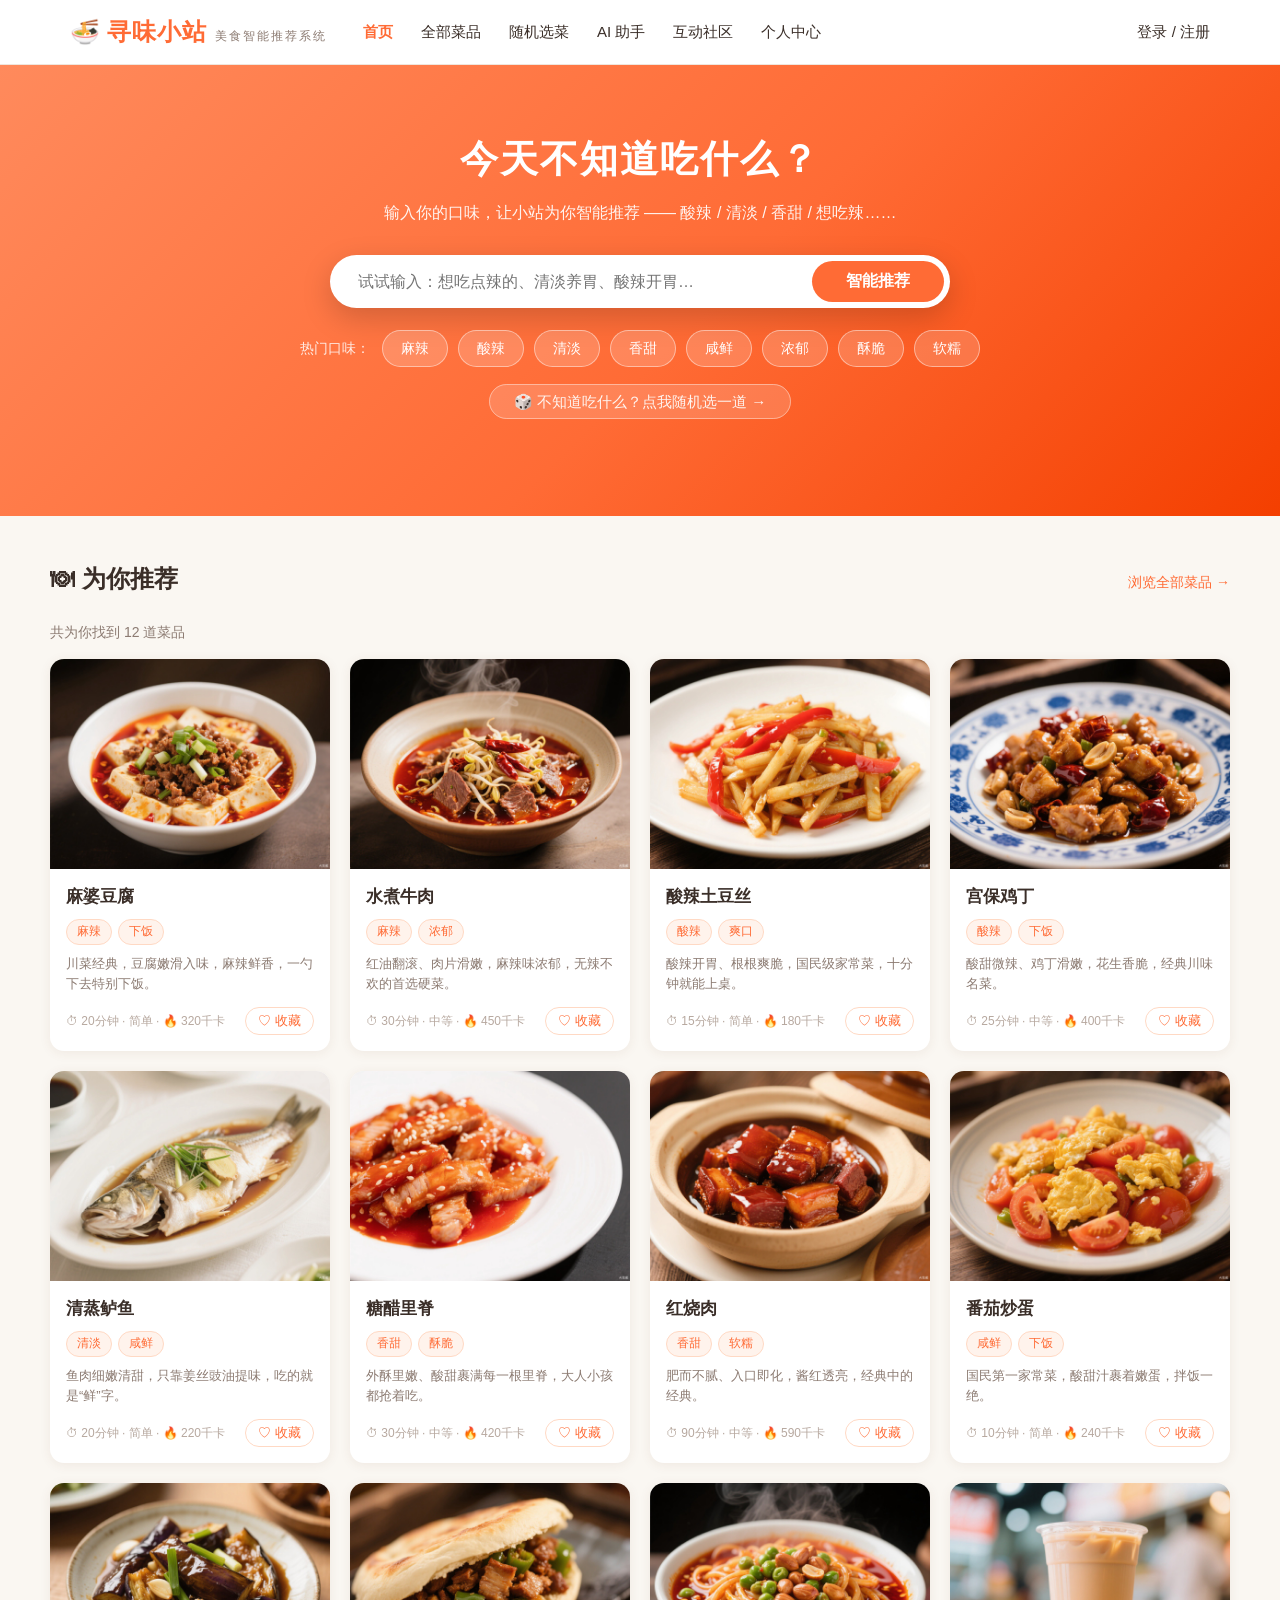
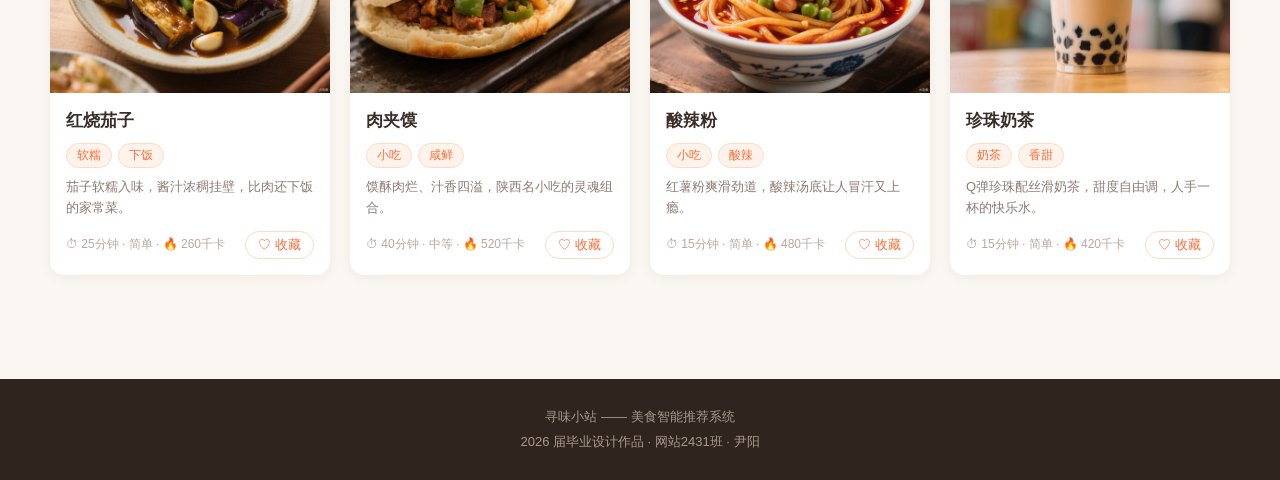
<file: index.html>
<!DOCTYPE html>
<html lang="zh-CN">
<head>
  <meta charset="UTF-8">
  <meta name="viewport" content="width=device-width, initial-scale=1.0">
  <title>寻味小站 - 美食智能推荐系统</title>
  <meta name="description" content="寻味小站——美食智能推荐系统，输入口味关键词，为你智能推荐家常美食、小吃甜品。">
  <link rel="icon" href="data:image/svg+xml,<svg xmlns=%22http://www.w3.org/2000/svg%22 viewBox=%220 0 100 100%22><text y=%22.9em%22 font-size=%2290%22>🍜</text></svg>">
  <link rel="stylesheet" href="css/style.css">
</head>
<body>

  <!-- 顶部导航 -->
  <header class="header">
    <div class="container header-inner">
      <a class="logo" href="index.html"><span class="logo-icon">🍜</span>寻味小站<small>美食智能推荐系统</small></a>
      <nav class="nav">
        <a class="nav-link active" href="index.html">首页</a>
        <a class="nav-link" href="list.html">全部菜品</a>
        <a class="nav-link" href="random.html">随机选菜</a>
        <a class="nav-link" href="assistant.html">AI 助手</a>
        <a class="nav-link" href="forum.html">互动社区</a>
        <a class="nav-link" href="user.html">个人中心</a>
      </nav>
      <div id="navUser"></div>
    </div>
  </header>

  <!-- 搜索横幅：口味关键词输入 + 热门口味标签 -->
  <section class="hero">
    <div class="container">
      <h1>今天不知道吃什么？</h1>
      <p>输入你的口味，让小站为你智能推荐 —— 酸辣 / 清淡 / 香甜 / 想吃辣……</p>
      <div class="search-box">
        <input class="search-input" id="searchInput" type="text" maxlength="30"
               placeholder="试试输入：想吃点辣的、清淡养胃、酸辣开胃…" autocomplete="off">
        <button class="search-btn" id="searchBtn">智能推荐</button>
      </div>
      <div class="hot-tags" id="hotTags">
        <span class="hot-tag-label">热门口味：</span>
        <!-- JS 渲染热门口味标签 -->
      </div>
      <p style="margin-top: 22px;">
        <a href="random.html" class="hot-tag" style="font-size: 15px; padding: 8px 24px;">🎲 不知道吃什么？点我随机选一道 →</a>
      </p>
    </div>
  </section>

  <!-- 推荐结果区 -->
  <main class="section container">
    <div class="section-head">
      <h2 class="section-title" id="resultTitle">为你推荐</h2>
      <a class="section-link" href="list.html">浏览全部菜品 →</a>
    </div>
    <div class="result-count" id="resultCount"></div>
    <div class="dish-grid" id="dishGrid"><!-- JS 渲染菜品卡片 --></div>
  </main>

  <!-- 页脚 -->
  <footer class="footer">
    <div class="container">
      寻味小站 —— 美食智能推荐系统<br>
      2026 届毕业设计作品 · 网站2431班 · 尹阳
    </div>
  </footer>

  <script src="js/data.js"></script>
  <script src="js/recommend.js"></script>
  <script src="js/main.js"></script>
  <script src="js/index.js"></script>
</body>
</html>
</file>
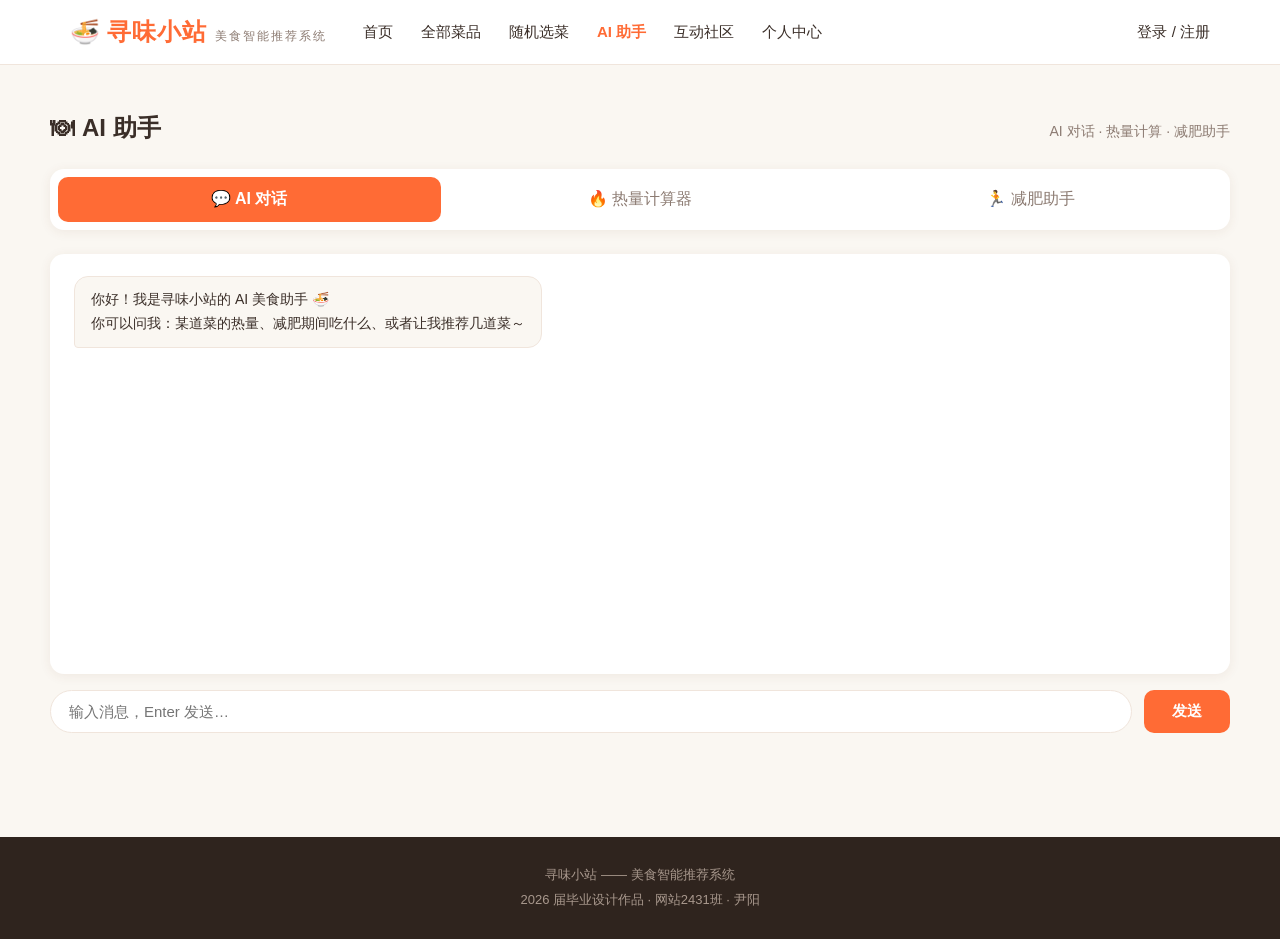
<file: assistant.html>
<!DOCTYPE html>
<html lang="zh-CN">
<head>
  <meta charset="UTF-8">
  <meta name="viewport" content="width=device-width, initial-scale=1.0">
  <title>AI 助手 - 寻味小站</title>
  <meta name="description" content="寻味小站 AI 助手——AI 美食对话、菜品热量计算器、科学减肥助手，结合站内菜品数据为你服务。">
  <link rel="icon" href="data:image/svg+xml,<svg xmlns=%22http://www.w3.org/2000/svg%22 viewBox=%220 0 100 100%22><text y=%22.9em%22 font-size=%2290%22>🍜</text></svg>">
  <link rel="stylesheet" href="css/style.css">
</head>
<body>

  <!-- 顶部导航 -->
  <header class="header">
    <div class="container header-inner">
      <a class="logo" href="index.html"><span class="logo-icon">🍜</span>寻味小站<small>美食智能推荐系统</small></a>
      <nav class="nav">
        <a class="nav-link" href="index.html">首页</a>
        <a class="nav-link" href="list.html">全部菜品</a>
        <a class="nav-link" href="random.html">随机选菜</a>
        <a class="nav-link active" href="assistant.html">AI 助手</a>
        <a class="nav-link" href="forum.html">互动社区</a>
        <a class="nav-link" href="user.html">个人中心</a>
      </nav>
      <div id="navUser"></div>
    </div>
  </header>

  <!-- 页面主体：三个标签页 -->
  <main class="section container">
    <div class="section-head">
      <h2 class="section-title">AI 助手</h2>
      <span class="section-sub">AI 对话 · 热量计算 · 减肥助手</span>
    </div>

    <!-- 标签页切换栏 -->
    <div class="ast-tabs">
      <button class="ast-tab active" data-tab="chat">💬 AI 对话</button>
      <button class="ast-tab" data-tab="cal">🔥 热量计算器</button>
      <button class="ast-tab" data-tab="diet">🏃 减肥助手</button>
    </div>

    <!-- Tab1：AI 对话 -->
    <div class="ast-panel active" id="panel-chat">

      <!-- API 配置区（可折叠，仅管理员可见，访问 assistant.html?admin=1 开启） -->
      <div class="ast-config admin-only" id="aiConfigBox" style="display: none;">
        <button class="ast-config-head" id="aiConfigToggle" type="button">
          ⚙️ API 配置 <span class="ast-config-state" id="aiConfigState">（未配置 API Key，当前为离线模式，点击展开配置）</span>
        </button>
        <div class="ast-form" id="aiConfigForm" style="display: none;">
          <div class="ast-form-row">
            <label>服务商</label>
            <select id="aiProvider">
              <option value="zhipu">智谱 GLM（免费）</option>
              <option value="deepseek">DeepSeek</option>
              <option value="qwen">通义千问</option>
              <option value="moonshot">Moonshot</option>
              <option value="openai">OpenAI</option>
              <option value="custom">自定义</option>
            </select>
          </div>
          <div class="ast-form-row">
            <label>API 地址</label>
            <input type="text" id="aiBaseUrl" placeholder="https://api.deepseek.com/v1" autocomplete="off">
          </div>
          <div class="ast-form-row">
            <label>API Key</label>
            <input type="password" id="aiApiKey" placeholder="sk-..." autocomplete="off">
          </div>
          <div class="ast-form-row">
            <label>模型名</label>
            <input type="text" id="aiModel" placeholder="deepseek-chat" autocomplete="off">
          </div>
          <div class="ast-form-row">
            <button class="ast-btn" id="aiSaveBtn" type="button">保存配置</button>
            <span class="ast-form-tip">配置仅保存在本机浏览器 localStorage，不会上传到任何服务器。</span>
          </div>
        </div>
      </div>

      <!-- 聊天消息列表 -->
      <div class="chat-list" id="chatList">
        <div class="chat-msg ai">
          <div class="chat-bubble">你好！我是寻味小站的 AI 美食助手 🍜<br>你可以问我：某道菜的热量、减肥期间吃什么、或者让我推荐几道菜～<br><small class="admin-only" style="display: none;">提示：配置 API Key 后可获得完整 AI 对话能力。</small></div>
        </div>
      </div>

      <!-- 输入区 -->
      <div class="chat-input-row">
        <input class="chat-input" id="chatInput" type="text" maxlength="200"
               placeholder="输入消息，Enter 发送…" autocomplete="off">
        <button class="ast-btn" id="chatSendBtn" type="button">发送</button>
      </div>
    </div>

    <!-- Tab2：热量计算器 -->
    <div class="ast-panel" id="panel-cal">
      <div class="ast-form">
        <div class="ast-form-row">
          <input type="text" id="calSearch" placeholder="🔍 输入菜名搜索，如：麻婆豆腐" autocomplete="off">
        </div>
      </div>

      <!-- 汇总条：已选数量、合计热量、占每日推荐摄入比例、进度条 -->
      <div class="cal-summary">
        已选 <b id="calCount">0</b> 道菜，合计 <b id="calTotal">0</b> 千卡，
        相当于成年人每日推荐摄入 2000 千卡的 <b id="calPercent">0%</b>
        <div class="cal-progress"><div class="cal-progress-bar" id="calBar"></div></div>
      </div>

      <!-- 菜品勾选列表 -->
      <div class="cal-list" id="calList"></div>
    </div>

    <!-- Tab3：减肥助手 -->
    <div class="ast-panel" id="panel-diet">
      <div class="ast-form">
        <div class="ast-form-row">
          <label>性别</label>
          <select id="dietGender">
            <option value="male">男</option>
            <option value="female">女</option>
          </select>
        </div>
        <div class="ast-form-row">
          <label>年龄（岁）</label>
          <input type="number" id="dietAge" min="10" max="100" placeholder="如 25">
        </div>
        <div class="ast-form-row">
          <label>身高（cm）</label>
          <input type="number" id="dietHeight" min="100" max="230" placeholder="如 170">
        </div>
        <div class="ast-form-row">
          <label>体重（kg）</label>
          <input type="number" id="dietWeight" min="30" max="200" placeholder="如 60">
        </div>
        <div class="ast-form-row">
          <label>活动量</label>
          <select id="dietActivity">
            <option value="1.2">久坐（几乎不运动）</option>
            <option value="1.375">轻度（每周运动 1-3 次）</option>
            <option value="1.55" selected>中度（每周运动 3-5 次）</option>
            <option value="1.725">高度（每周运动 6-7 次）</option>
            <option value="1.9">极高（体力劳动/运动员）</option>
          </select>
        </div>
        <div class="ast-form-row">
          <button class="ast-btn" id="dietCalcBtn" type="button">开始计算</button>
        </div>
      </div>

      <!-- 计算结果卡片 -->
      <div class="diet-result" id="dietResult" style="display: none;">
        <div class="diet-card"><span>基础代谢 BMR</span><b id="dietBmr">-</b><small>千卡/天</small></div>
        <div class="diet-card"><span>每日总消耗 TDEE</span><b id="dietTdee">-</b><small>千卡/天</small></div>
        <div class="diet-card"><span>减脂目标摄入</span><b id="dietTarget">-</b><small>千卡/天</small></div>
        <div class="diet-card"><span>每餐预算</span><b id="dietMeal">-</b><small>千卡/餐</small></div>
      </div>

      <!-- 减肥饮食小贴士 -->
      <div class="diet-tips" id="dietTips" style="display: none;">
        <h3>🥗 减肥饮食小贴士</h3>
        <ul>
          <li>每天制造约 500 千卡的热量缺口，一周大约可健康减重 0.5 公斤，切忌过度节食。</li>
          <li>多吃清蒸、白灼、炖煮类菜肴，少吃油炸与糖醋类，烹饪方式比食材更影响热量。</li>
          <li>每餐先吃蔬菜和蛋白质，最后吃主食，更容易产生饱腹感。</li>
          <li>保证充足睡眠与饮水（每天 1.5-2 升），含糖饮料换成无糖茶或白开水。</li>
        </ul>
      </div>

      <!-- 符合每餐预算的站内菜品推荐 -->
      <div id="dietDishes" style="display: none;">
        <div class="section-head" style="margin-top: 26px;">
          <h2 class="section-title" style="font-size: 20px;">符合你每餐预算的菜品</h2>
          <span class="section-sub" id="dietDishCount"></span>
        </div>
        <div class="dish-grid" id="dietGrid"></div>
      </div>
    </div>
  </main>

  <!-- 页脚 -->
  <footer class="footer">
    <div class="container">
      寻味小站 —— 美食智能推荐系统<br>
      2026 届毕业设计作品 · 网站2431班 · 尹阳
    </div>
  </footer>

  <script src="js/data.js"></script>
  <script src="js/main.js"></script>
  <script src="js/assistant.js?v=8"></script>
</body>
</html>
</file>
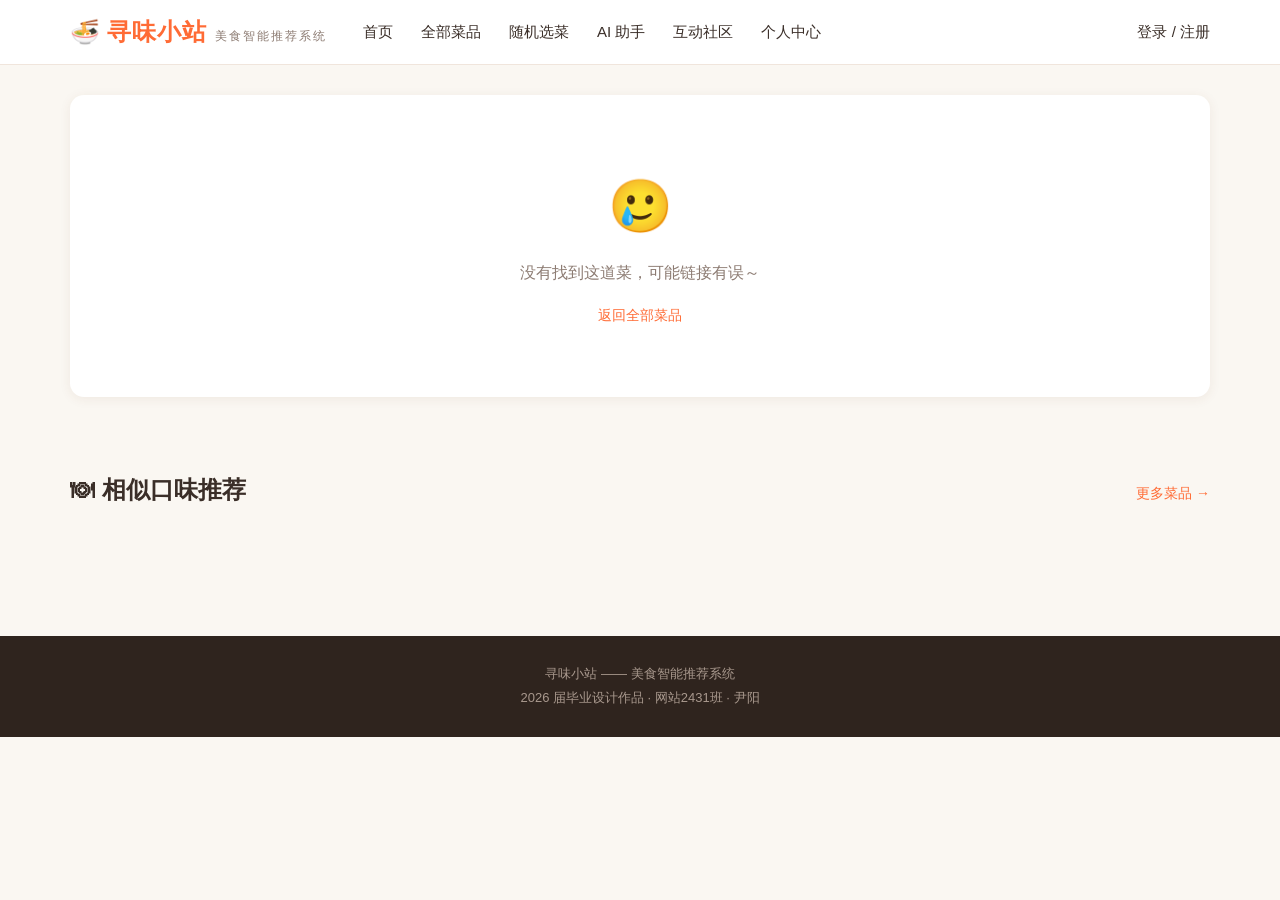
<file: detail.html>
<!DOCTYPE html>
<html lang="zh-CN">
<head>
  <meta charset="UTF-8">
  <meta name="viewport" content="width=device-width, initial-scale=1.0">
  <title>菜品详情 - 寻味小站</title>
  <meta name="description" content="查看菜品的详细做法、食材清单、相似口味推荐与推荐店铺。">
  <link rel="icon" href="data:image/svg+xml,<svg xmlns=%22http://www.w3.org/2000/svg%22 viewBox=%220 0 100 100%22><text y=%22.9em%22 font-size=%2290%22>🍜</text></svg>">
  <link rel="stylesheet" href="css/style.css">
</head>
<body>

  <!-- 顶部导航 -->
  <header class="header">
    <div class="container header-inner">
      <a class="logo" href="index.html"><span class="logo-icon">🍜</span>寻味小站<small>美食智能推荐系统</small></a>
      <nav class="nav">
        <a class="nav-link" href="index.html">首页</a>
        <a class="nav-link" href="list.html">全部菜品</a>
        <a class="nav-link" href="random.html">随机选菜</a>
        <a class="nav-link" href="assistant.html">AI 助手</a>
        <a class="nav-link" href="forum.html">互动社区</a>
        <a class="nav-link" href="user.html">个人中心</a>
      </nav>
      <div id="navUser"></div>
    </div>
  </header>

  <!-- 菜品详情 -->
  <main class="container">
    <div class="detail-wrap" id="detailWrap"><!-- JS 渲染详情 --></div>

    <!-- 相关推荐：同口味菜品 -->
    <section class="section">
      <div class="section-head">
        <h2 class="section-title">相似口味推荐</h2>
        <a class="section-link" href="list.html">更多菜品 →</a>
      </div>
      <div class="related-grid" id="relatedGrid"><!-- JS 渲染相关推荐 --></div>
    </section>
  </main>

  <!-- 页脚 -->
  <footer class="footer">
    <div class="container">
      寻味小站 —— 美食智能推荐系统<br>
      2026 届毕业设计作品 · 网站2431班 · 尹阳
    </div>
  </footer>

  <script src="js/data.js"></script>
  <script src="js/main.js"></script>
  <script src="js/detail.js"></script>
</body>
</html>
</file>
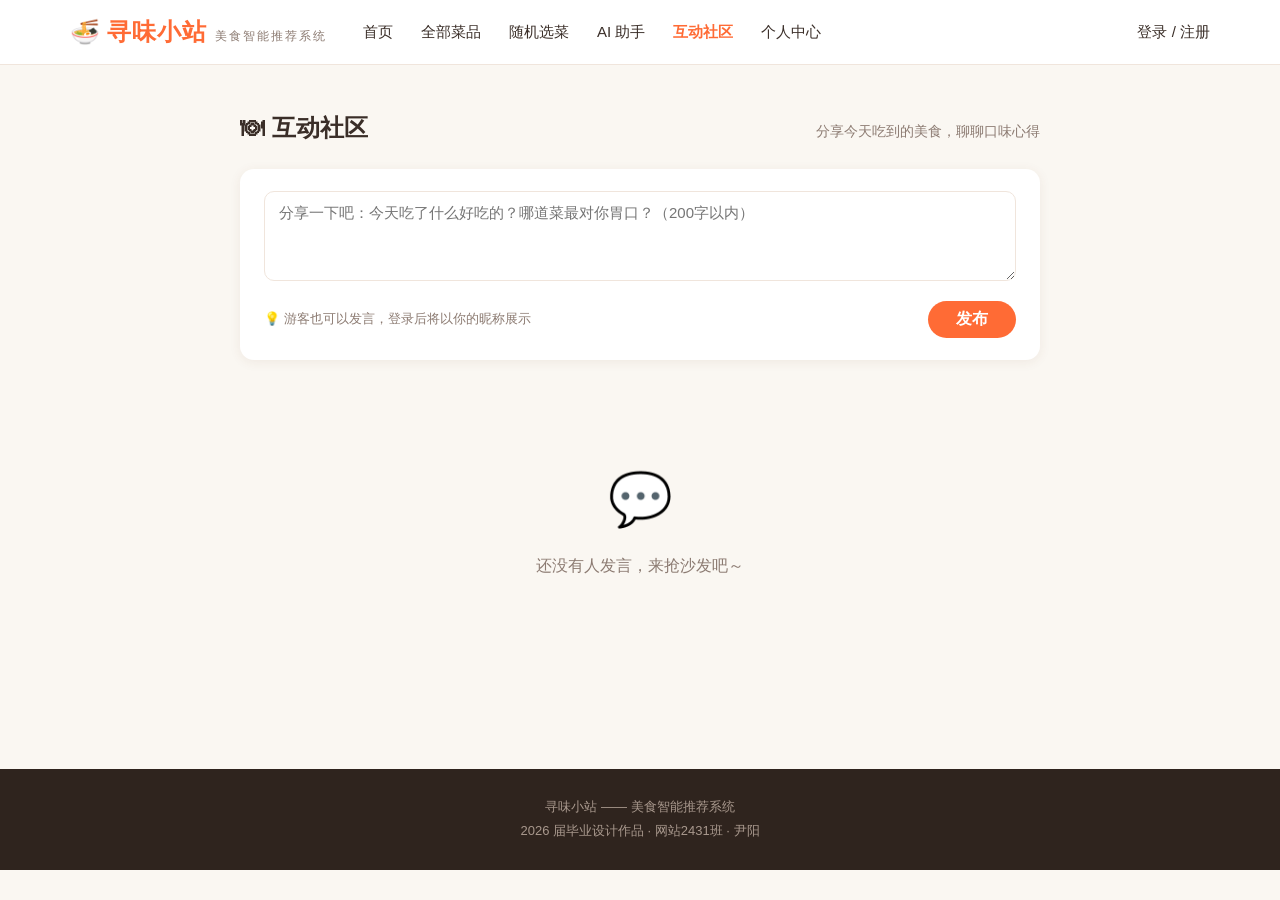
<file: forum.html>
<!DOCTYPE html>
<html lang="zh-CN">
<head>
  <meta charset="UTF-8">
  <meta name="viewport" content="width=device-width, initial-scale=1.0">
  <title>互动社区 - 寻味小站</title>
  <meta name="description" content="寻味小站互动社区，分享美食心得，交流做菜经验。">
  <link rel="icon" href="data:image/svg+xml,<svg xmlns=%22http://www.w3.org/2000/svg%22 viewBox=%220 0 100 100%22><text y=%22.9em%22 font-size=%2290%22>🍜</text></svg>">
  <link rel="stylesheet" href="css/style.css">
</head>
<body>

  <!-- 顶部导航 -->
  <header class="header">
    <div class="container header-inner">
      <a class="logo" href="index.html"><span class="logo-icon">🍜</span>寻味小站<small>美食智能推荐系统</small></a>
      <nav class="nav">
        <a class="nav-link" href="index.html">首页</a>
        <a class="nav-link" href="list.html">全部菜品</a>
        <a class="nav-link" href="random.html">随机选菜</a>
        <a class="nav-link" href="assistant.html">AI 助手</a>
        <a class="nav-link active" href="forum.html">互动社区</a>
        <a class="nav-link" href="user.html">个人中心</a>
      </nav>
      <div id="navUser"></div>
    </div>
  </header>

  <!-- 互动社区：发帖交流 -->
  <main class="section container">
    <div class="forum-box">
      <div class="section-head">
        <h2 class="section-title">互动社区</h2>
        <span class="section-sub">分享今天吃到的美食，聊聊口味心得</span>
      </div>

      <!-- 发帖框 -->
      <div class="forum-post-form">
        <textarea id="postContent" maxlength="200"
                  placeholder="分享一下吧：今天吃了什么好吃的？哪道菜最对你胃口？（200字以内）"></textarea>
        <div class="form-foot">
          <span class="form-tip" id="postTip">💡 游客也可以发言，登录后将以你的昵称展示</span>
          <button class="search-btn" style="padding: 8px 28px;" onclick="submitPost()">发布</button>
        </div>
      </div>

      <!-- 帖子列表 -->
      <div class="post-list" id="postList"></div>
    </div>
  </main>

  <!-- 页脚 -->
  <footer class="footer">
    <div class="container">
      寻味小站 —— 美食智能推荐系统<br>
      2026 届毕业设计作品 · 网站2431班 · 尹阳
    </div>
  </footer>

  <script src="js/data.js"></script>
  <script src="js/main.js"></script>
  <script>
    /* forum 页面脚本：互动社区（发帖 / 点赞 / 浏览） */

    // 已点过赞的帖子（本机记录，防重复点赞）
    function getLikedIds() {
      return JSON.parse(localStorage.getItem("xw_liked") || "[]");
    }
    function markLiked(id) {
      const ids = getLikedIds();
      if (ids.indexOf(id) === -1) { ids.push(id); localStorage.setItem("xw_liked", JSON.stringify(ids)); }
    }

    // 渲染帖子列表
    function renderPosts() {
      const posts = getPosts();
      const box = document.getElementById("postList");
      const likedIds = getLikedIds();

      if (!posts.length) {
        box.innerHTML =
          '<div class="empty"><div class="empty-icon">💬</div>' +
          "<p>还没有人发言，来抢沙发吧～</p></div>";
        return;
      }

      box.innerHTML = posts.map(function (p) {
        const liked = likedIds.indexOf(p.id) !== -1;
        return (
          '<div class="post-item">' +
            '<div class="post-head">' +
              '<div class="post-avatar">' + escapeHtml(p.nickname.charAt(0)) + "</div>" +
              '<div class="post-meta">' +
                '<div class="post-nick">' + escapeHtml(p.nickname) + "</div>" +
                '<div class="post-time">' + p.time + "</div>" +
              "</div>" +
            "</div>" +
            '<div class="post-content">' + escapeHtml(p.content) + "</div>" +
            '<div class="post-foot">' +
              '<button class="post-like" onclick="onLike(\'' + p.id + "', this)\">" +
                '<span class="' + (liked ? "liked" : "") + '">♥</span> 点赞 <span>' + p.likes + "</span>" +
              "</button>" +
            "</div>" +
          "</div>"
        );
      }).join("");
    }

    // 发布帖子
    function submitPost() {
      const input = document.getElementById("postContent");
      const content = input.value.trim();
      if (!content) { showToast("先写点内容再发布吧～"); return; }
      addPost(content);
      input.value = "";
      const user = getCurrentUser();
      document.getElementById("postTip").textContent = user
        ? "👤 当前以「" + user.nickname + "」的身份发言"
        : "💡 游客也可以发言，登录后将以你的昵称展示";
      renderPosts();
      showToast("发布成功！");
    }

    // 点赞（同一浏览器只能点一次）
    function onLike(postId, btn) {
      if (getLikedIds().indexOf(postId) !== -1) { showToast("你已经点过赞啦～"); return; }
      likePost(postId);
      markLiked(postId);
      renderPosts();
    }

    document.addEventListener("DOMContentLoaded", function () {
      const user = getCurrentUser();
      if (user) {
        document.getElementById("postTip").textContent =
          "👤 当前以「" + user.nickname + "」的身份发言";
      }
      renderPosts();
    });
  </script>
</body>
</html>
</file>
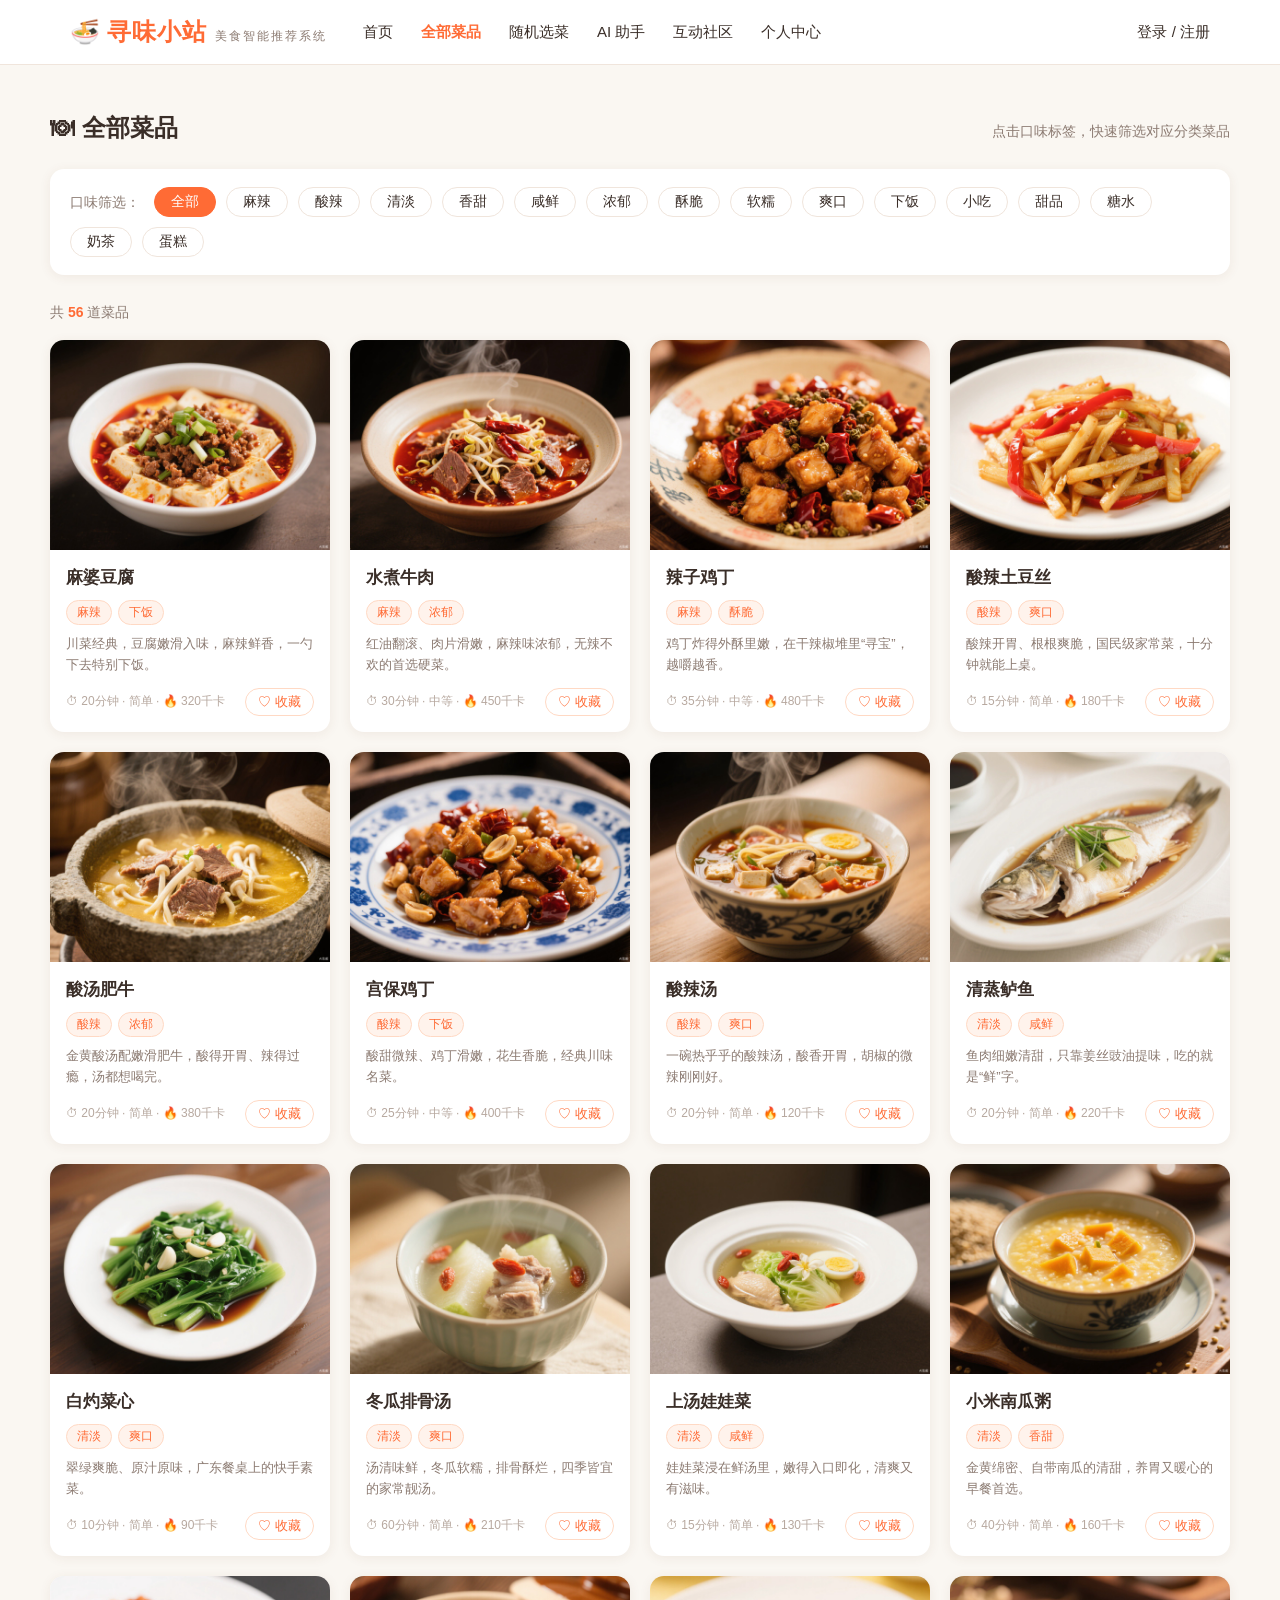
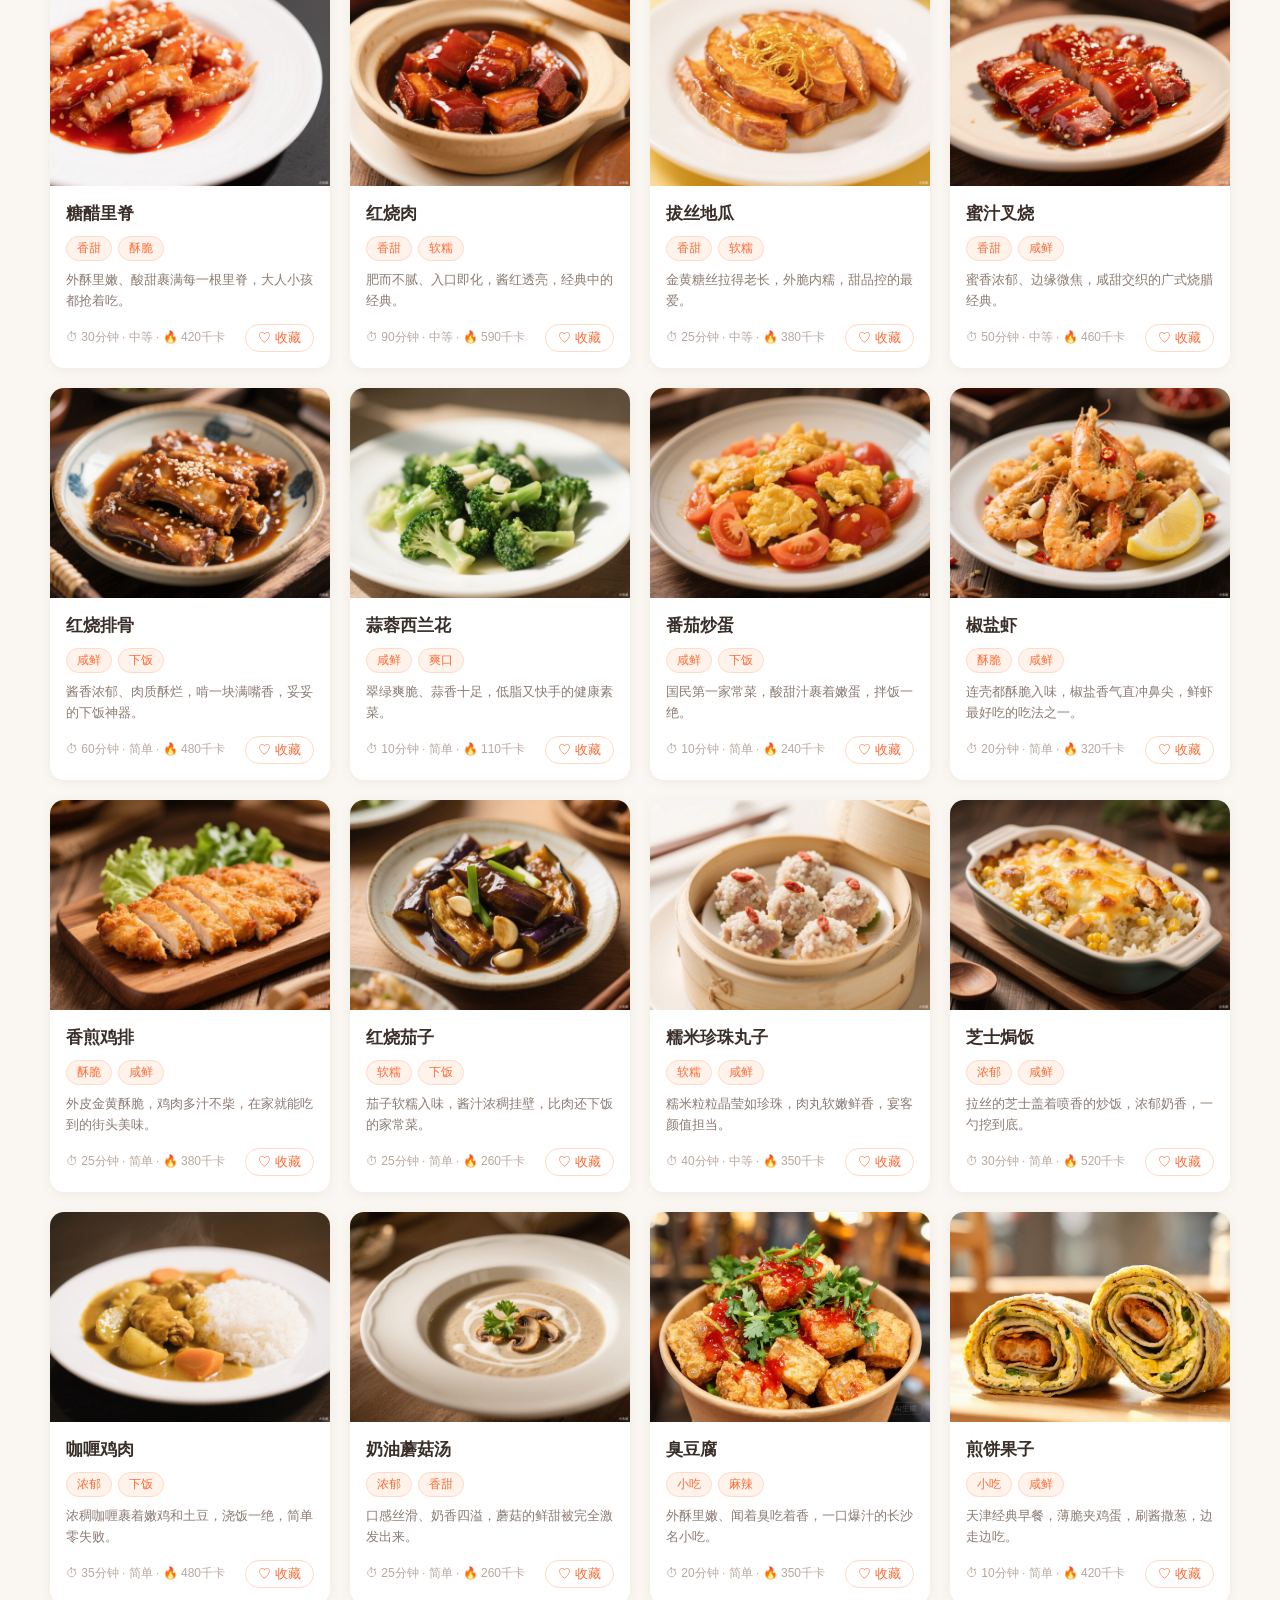
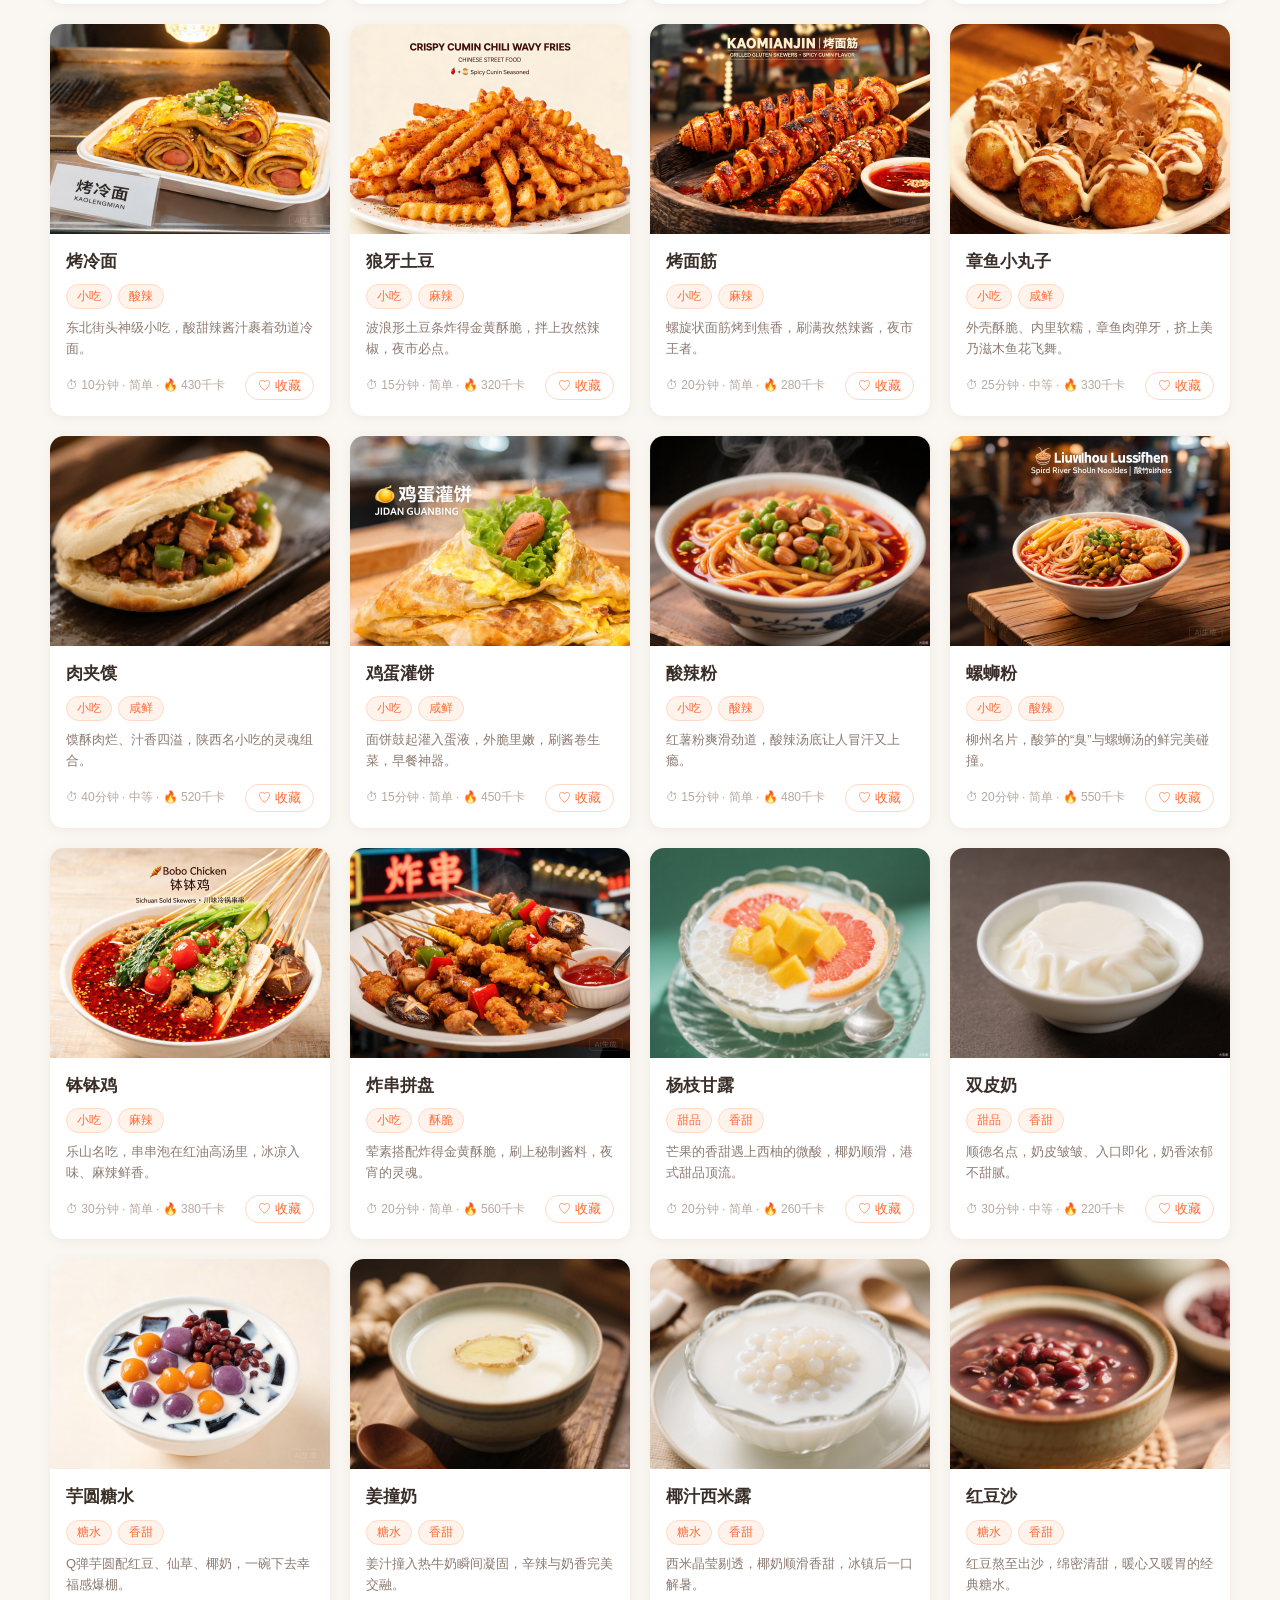
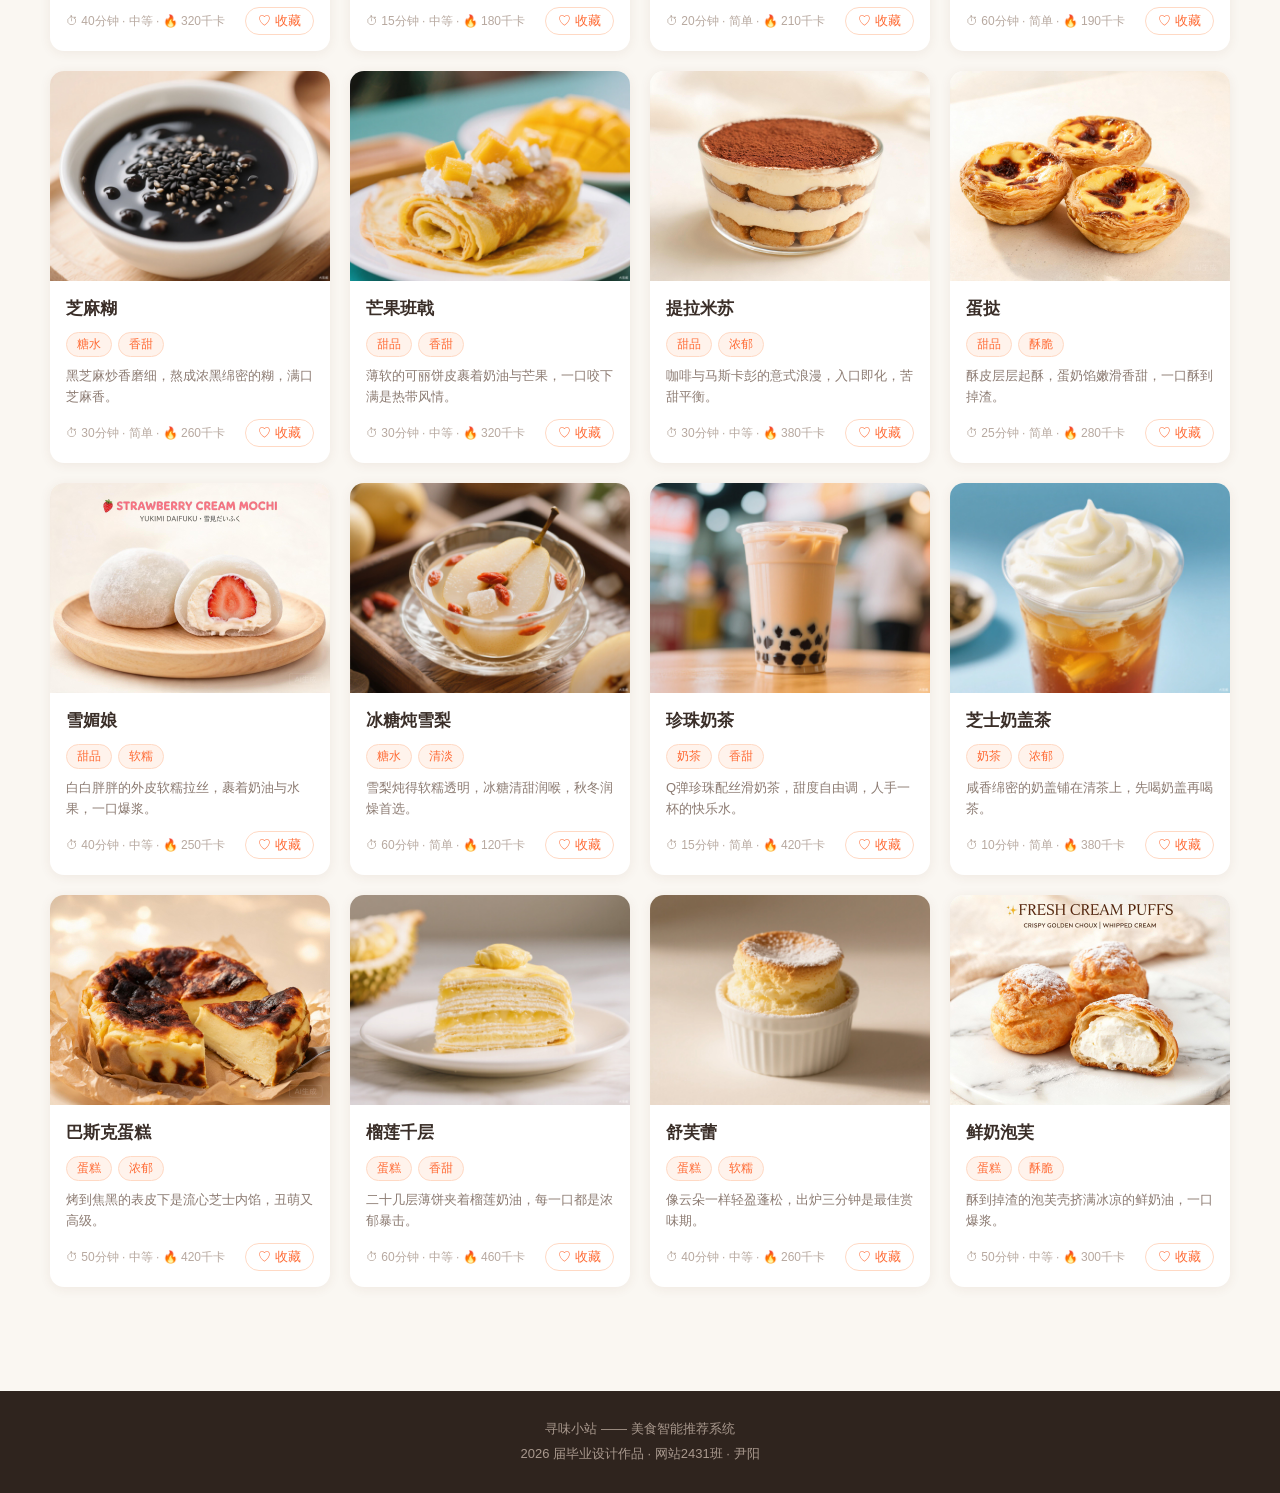
<file: list.html>
<!DOCTYPE html>
<html lang="zh-CN">
<head>
  <meta charset="UTF-8">
  <meta name="viewport" content="width=device-width, initial-scale=1.0">
  <title>全部菜品 - 寻味小站</title>
  <meta name="description" content="浏览寻味小站全部美食菜品，按口味标签与分类筛选，找到今天想吃的那一道。">
  <link rel="icon" href="data:image/svg+xml,<svg xmlns=%22http://www.w3.org/2000/svg%22 viewBox=%220 0 100 100%22><text y=%22.9em%22 font-size=%2290%22>🍜</text></svg>">
  <link rel="stylesheet" href="css/style.css">
</head>
<body>

  <!-- 顶部导航 -->
  <header class="header">
    <div class="container header-inner">
      <a class="logo" href="index.html"><span class="logo-icon">🍜</span>寻味小站<small>美食智能推荐系统</small></a>
      <nav class="nav">
        <a class="nav-link" href="index.html">首页</a>
        <a class="nav-link active" href="list.html">全部菜品</a>
        <a class="nav-link" href="random.html">随机选菜</a>
        <a class="nav-link" href="assistant.html">AI 助手</a>
        <a class="nav-link" href="forum.html">互动社区</a>
        <a class="nav-link" href="user.html">个人中心</a>
      </nav>
      <div id="navUser"></div>
    </div>
  </header>

  <!-- 菜品列表页：口味标签筛选 + 全部菜品浏览 -->
  <main class="section container">
    <div class="section-head">
      <h2 class="section-title">全部菜品</h2>
      <span class="section-sub">点击口味标签，快速筛选对应分类菜品</span>
    </div>

    <!-- 口味标签筛选栏 -->
    <div class="filter-bar" id="filterBar"><!-- JS 渲染筛选标签 --></div>

    <div class="result-count" id="resultCount"></div>
    <div class="dish-grid" id="dishGrid"><!-- JS 渲染菜品卡片 --></div>
  </main>

  <!-- 页脚 -->
  <footer class="footer">
    <div class="container">
      寻味小站 —— 美食智能推荐系统<br>
      2026 届毕业设计作品 · 网站2431班 · 尹阳
    </div>
  </footer>

  <script src="js/data.js"></script>
  <script src="js/main.js"></script>
  <script src="js/list.js"></script>
</body>
</html>
</file>
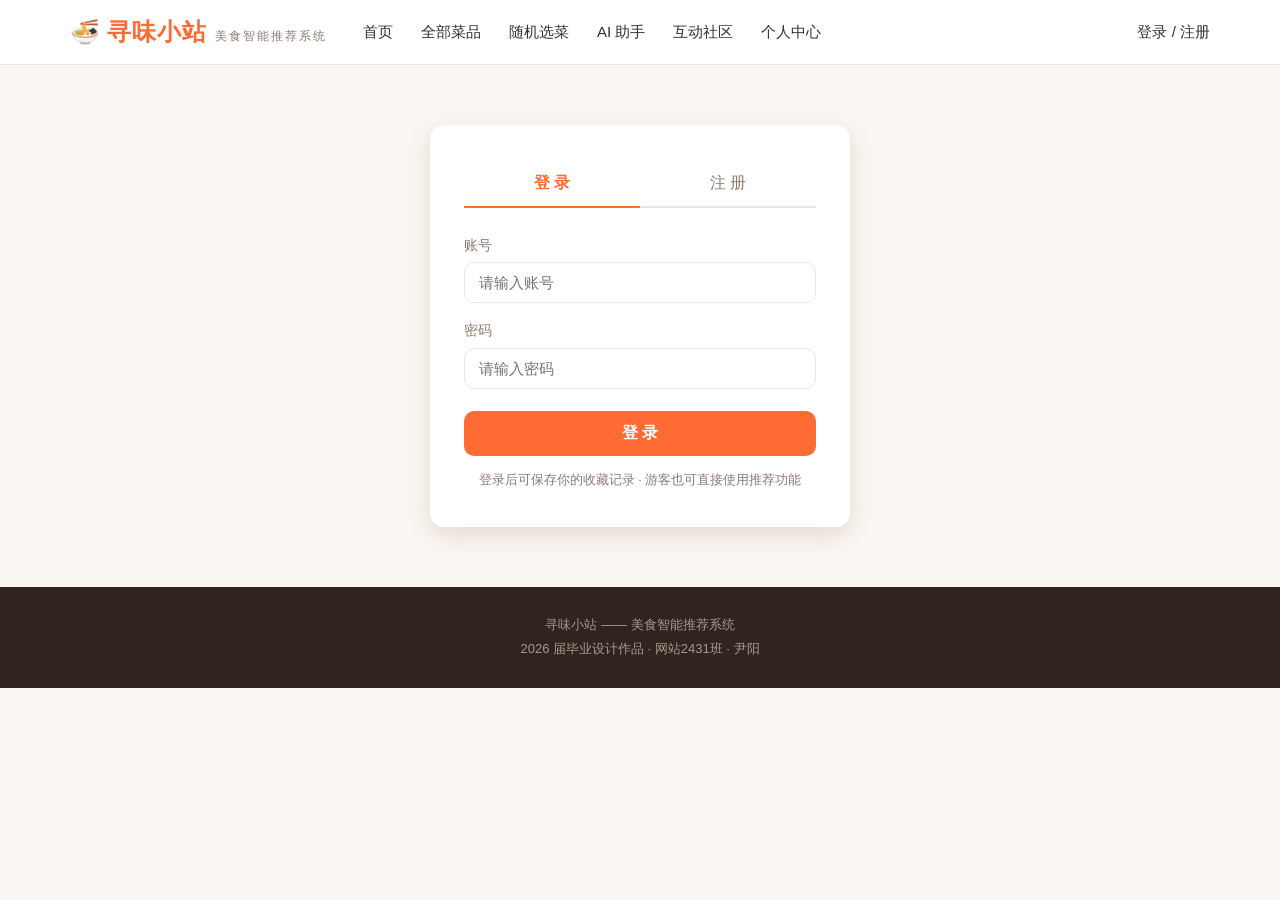
<file: login.html>
<!DOCTYPE html>
<html lang="zh-CN">
<head>
  <meta charset="UTF-8">
  <meta name="viewport" content="width=device-width, initial-scale=1.0">
  <title>登录 / 注册 - 寻味小站</title>
  <meta name="description" content="登录或注册寻味小站账号，收藏喜欢的菜品。">
  <link rel="icon" href="data:image/svg+xml,<svg xmlns=%22http://www.w3.org/2000/svg%22 viewBox=%220 0 100 100%22><text y=%22.9em%22 font-size=%2290%22>🍜</text></svg>">
  <link rel="stylesheet" href="css/style.css">
</head>
<body>

  <!-- 顶部导航 -->
  <header class="header">
    <div class="container header-inner">
      <a class="logo" href="index.html"><span class="logo-icon">🍜</span>寻味小站<small>美食智能推荐系统</small></a>
      <nav class="nav">
        <a class="nav-link" href="index.html">首页</a>
        <a class="nav-link" href="list.html">全部菜品</a>
        <a class="nav-link" href="random.html">随机选菜</a>
        <a class="nav-link" href="assistant.html">AI 助手</a>
        <a class="nav-link" href="forum.html">互动社区</a>
        <a class="nav-link" href="user.html">个人中心</a>
      </nav>
      <div id="navUser"></div>
    </div>
  </header>

  <!-- 登录 / 注册 -->
  <main class="auth-wrap">
    <div class="auth-card">
      <div class="auth-tabs">
        <button class="auth-tab active" id="tabLogin" onclick="switchTab('login')">登 录</button>
        <button class="auth-tab" id="tabRegister" onclick="switchTab('register')">注 册</button>
      </div>

      <!-- 登录表单 -->
      <form class="auth-form active" id="formLogin" onsubmit="return doLogin(event)">
        <div class="form-item">
          <label>账号</label>
          <input type="text" id="loginUsername" placeholder="请输入账号" maxlength="20" autocomplete="username">
        </div>
        <div class="form-item">
          <label>密码</label>
          <input type="password" id="loginPassword" placeholder="请输入密码" maxlength="20" autocomplete="current-password">
        </div>
        <button class="auth-submit" type="submit">登 录</button>
        <p class="auth-tip">登录后可保存你的收藏记录 · 游客也可直接使用推荐功能</p>
      </form>

      <!-- 注册表单 -->
      <form class="auth-form" id="formRegister" onsubmit="return doRegister(event)">
        <div class="form-item">
          <label>账号</label>
          <input type="text" id="regUsername" placeholder="设置登录账号（字母或数字）" maxlength="20">
        </div>
        <div class="form-item">
          <label>密码</label>
          <input type="password" id="regPassword" placeholder="设置密码（6-20位）" maxlength="20">
        </div>
        <div class="form-item">
          <label>昵称</label>
          <input type="text" id="regNickname" placeholder="给自己起个昵称吧" maxlength="12">
        </div>
        <button class="auth-submit" type="submit">注 册 并 登 录</button>
        <p class="auth-tip">注册即自动登录，收藏记录保存在本机浏览器</p>
      </form>
    </div>
  </main>

  <!-- 页脚 -->
  <footer class="footer">
    <div class="container">
      寻味小站 —— 美食智能推荐系统<br>
      2026 届毕业设计作品 · 网站2431班 · 尹阳
    </div>
  </footer>

  <script src="js/main.js"></script>
  <script>
    /* login 页面脚本：登录 / 注册逻辑（用户模块） */

    // 切换登录 / 注册选项卡
    function switchTab(name) {
      document.getElementById("tabLogin").classList.toggle("active", name === "login");
      document.getElementById("tabRegister").classList.toggle("active", name === "register");
      document.getElementById("formLogin").classList.toggle("active", name === "login");
      document.getElementById("formRegister").classList.toggle("active", name === "register");
    }

    // 登录
    function doLogin(e) {
      e.preventDefault();
      const username = document.getElementById("loginUsername").value.trim();
      const password = document.getElementById("loginPassword").value.trim();

      if (!username || !password) { showToast("请输入账号和密码"); return false; }

      const user = loginUser(username, password);
      if (!user) { showToast("账号或密码错误"); return false; }

      setCurrentUser(user);
      showToast("欢迎回来，" + user.nickname + "！");
      setTimeout(function () { location.href = "index.html"; }, 800);
      return false;
    }

    // 注册
    function doRegister(e) {
      e.preventDefault();
      const username = document.getElementById("regUsername").value.trim();
      const password = document.getElementById("regPassword").value.trim();
      const nickname = document.getElementById("regNickname").value.trim();

      if (!/^[a-zA-Z0-9_]{3,20}$/.test(username)) {
        showToast("账号需为 3-20 位字母、数字或下划线"); return false;
      }
      if (password.length < 6) { showToast("密码至少 6 位"); return false; }
      if (!nickname) { showToast("请填写昵称"); return false; }

      const user = registerUser(username, password, nickname);
      if (!user) { showToast("该账号已被注册，换一个试试"); return false; }

      setCurrentUser(user);
      showToast("注册成功，欢迎加入寻味小站！");
      setTimeout(function () { location.href = "index.html"; }, 800);
      return false;
    }

    // 已登录用户直接跳回首页
    if (getCurrentUser()) {
      location.href = "index.html";
    }
  </script>
</body>
</html>
</file>
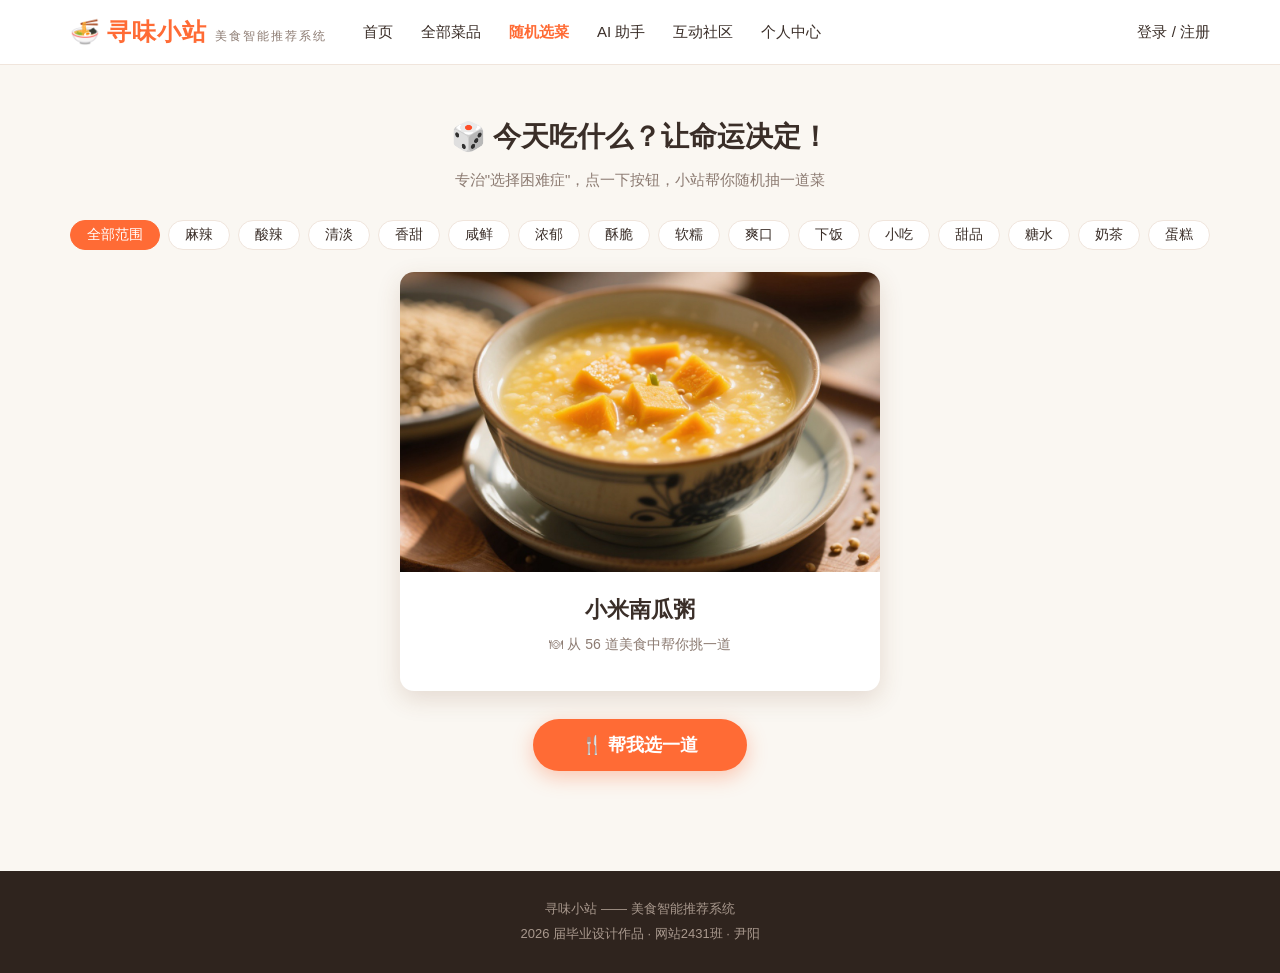
<file: random.html>
<!DOCTYPE html>
<html lang="zh-CN">
<head>
  <meta charset="UTF-8">
  <meta name="viewport" content="width=device-width, initial-scale=1.0">
  <title>随机选菜 - 寻味小站</title>
  <meta name="description" content="不知道吃什么？限定口味范围，随机抽一道美食，解决选择困难。">
  <link rel="icon" href="data:image/svg+xml,<svg xmlns=%22http://www.w3.org/2000/svg%22 viewBox=%220 0 100 100%22><text y=%22.9em%22 font-size=%2290%22>🍜</text></svg>">
  <link rel="stylesheet" href="css/style.css">
</head>
<body>

  <!-- 顶部导航 -->
  <header class="header">
    <div class="container header-inner">
      <a class="logo" href="index.html"><span class="logo-icon">🍜</span>寻味小站<small>美食智能推荐系统</small></a>
      <nav class="nav">
        <a class="nav-link" href="index.html">首页</a>
        <a class="nav-link" href="list.html">全部菜品</a>
        <a class="nav-link active" href="random.html">随机选菜</a>
        <a class="nav-link" href="assistant.html">AI 助手</a>
        <a class="nav-link" href="forum.html">互动社区</a>
        <a class="nav-link" href="user.html">个人中心</a>
      </nav>
      <div id="navUser"></div>
    </div>
  </header>

  <!-- 随机选菜：抽签决定今天吃什么 -->
  <main class="container">
    <div class="random-wrap">
      <h1 class="random-title">🎲 今天吃什么？让命运决定！</h1>
      <p class="random-sub">专治"选择困难症"，点一下按钮，小站帮你随机抽一道菜</p>

      <!-- 可选：限定口味范围再抽 -->
      <div class="random-tag-filter" id="randomTags"></div>

      <!-- 抽签结果卡片 -->
      <div class="random-card" id="randomCard">
        <img class="random-img" id="randomImg" src="images/placeholder.svg" alt="随机菜品" onerror="this.onerror=null;this.src='images/placeholder.svg'">
        <div class="random-body">
          <div class="random-name" id="randomName">点击下面按钮开始抽签</div>
          <div class="random-meta" id="randomMeta">🍽 从 56 道美食中帮你挑一道</div>
          <a href="javascript:void(0)" id="randomLink" class="section-link" style="display:none;">查看这道菜的做法 →</a>
        </div>
      </div>

      <button class="random-btn" id="randomBtn">🍴 帮我选一道</button>
    </div>
  </main>

  <!-- 页脚 -->
  <footer class="footer">
    <div class="container">
      寻味小站 —— 美食智能推荐系统<br>
      2026 届毕业设计作品 · 网站2431班 · 尹阳
    </div>
  </footer>

  <script src="js/data.js"></script>
  <script src="js/main.js"></script>
  <script>
    /* random 页面脚本：随机抽签选菜（带滚动动画与口味范围筛选） */

    let currentTag = null;   // null 表示全部范围
    let rolling = false;     // 是否正在抽签动画中

    // 渲染口味范围筛选按钮
    function renderRandomTags() {
      const box = document.getElementById("randomTags");
      let html = '<button class="random-tag-btn' + (currentTag === null ? " active" : "") +
        '" onclick="setRandomTag(null)">全部范围</button>';
      ALL_TAGS.forEach(function (tag) {
        html += '<button class="random-tag-btn' + (currentTag === tag ? " active" : "") +
          '" onclick="setRandomTag(\'' + tag + '\')">' + tag + "</button>";
      });
      box.innerHTML = html;
    }

    function setRandomTag(tag) {
      currentTag = tag;
      renderRandomTags();
    }

    // 当前候选菜品池
    function getPool() {
      return currentTag === null
        ? DISHES
        : DISHES.filter(function (d) { return d.tags.indexOf(currentTag) !== -1; });
    }

    // 快速滚动展示一道菜（动画用）
    function flashDish(d) {
      document.getElementById("randomImg").src = d.img;
      document.getElementById("randomName").textContent = d.name;
    }

    // 开始抽签：快速切换 1.6 秒后停在随机结果
    function rollDish() {
      if (rolling) return;
      const pool = getPool();
      if (!pool.length) { showToast("这个口味范围暂时没有菜品～"); return; }
      rolling = true;

      const card = document.getElementById("randomCard");
      const btn = document.getElementById("randomBtn");
      card.classList.add("rolling");
      btn.disabled = true;
      btn.textContent = "🎲 抽签中…";
      document.getElementById("randomLink").style.display = "none";
      document.getElementById("randomMeta").textContent = "正在从 " + pool.length + " 道美食中抽取…";

      // 每 90ms 闪换一道菜，营造老虎机效果
      const timer = setInterval(function () {
        flashDish(pool[Math.floor(Math.random() * pool.length)]);
      }, 90);

      setTimeout(function () {
        clearInterval(timer);
        const dish = pool[Math.floor(Math.random() * pool.length)];
        flashDish(dish);
        document.getElementById("randomMeta").innerHTML =
          "🎉 今天就吃它了！ ｜ " + dish.tags.join(" · ") + " ｜ ⏱ " + dish.time;
        const link = document.getElementById("randomLink");
        link.href = "detail.html?id=" + dish.id;
        link.style.display = "inline-block";
        card.classList.remove("rolling");
        btn.disabled = false;
        btn.textContent = "🔄 不满意？再抽一次";
        rolling = false;
        showToast("🎉 命运之选：" + dish.name);
      }, 1600);
    }

    document.addEventListener("DOMContentLoaded", function () {
      renderRandomTags();
      // 预展示一道随机菜品
      flashDish(DISHES[Math.floor(Math.random() * DISHES.length)]);
      document.getElementById("randomBtn").onclick = rollDish;
    });
  </script>
</body>
</html>
</file>
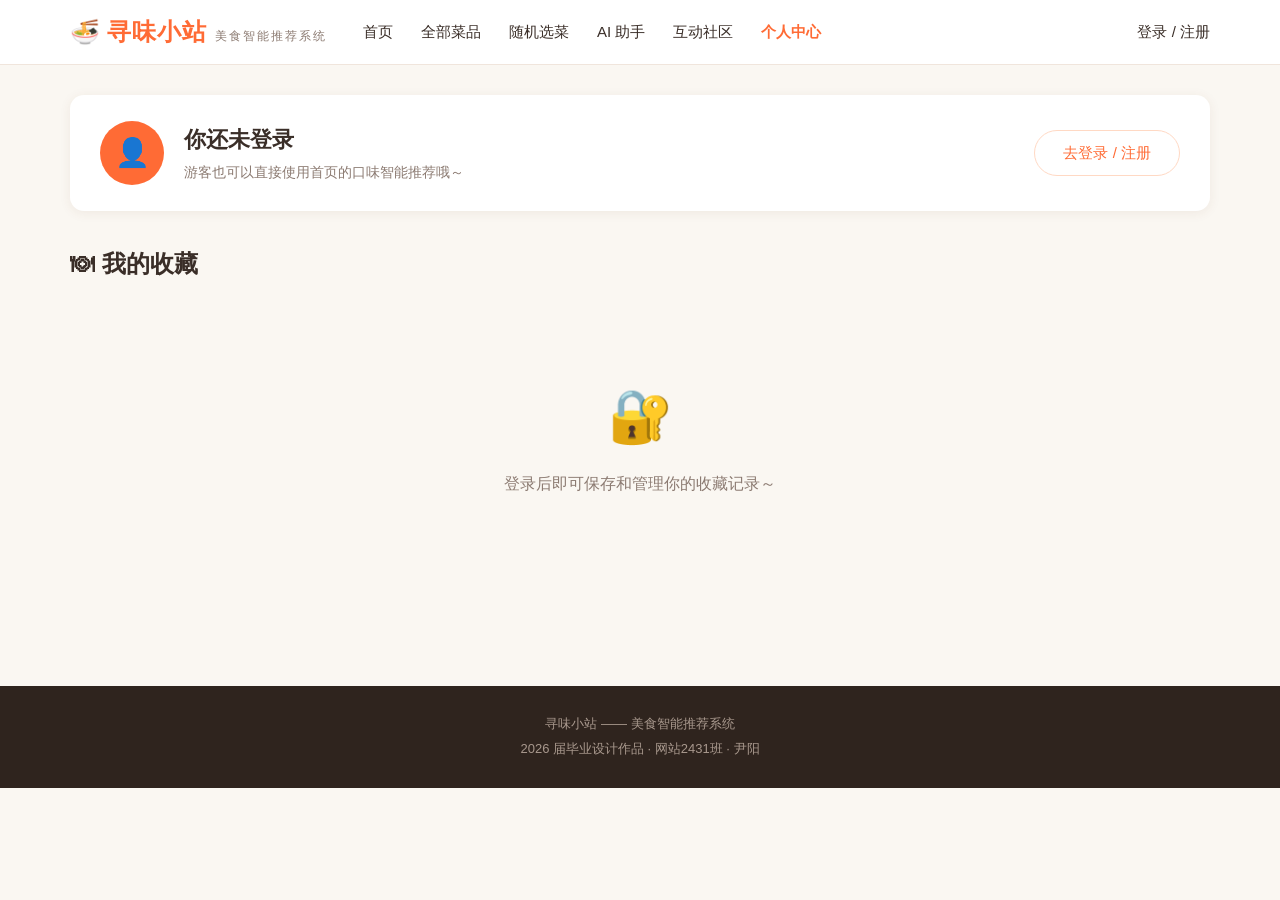
<file: user.html>
<!DOCTYPE html>
<html lang="zh-CN">
<head>
  <meta charset="UTF-8">
  <meta name="viewport" content="width=device-width, initial-scale=1.0">
  <title>个人中心 - 寻味小站</title>
  <meta name="description" content="寻味小站个人中心，查看账号信息与我收藏的菜品。">
  <link rel="icon" href="data:image/svg+xml,<svg xmlns=%22http://www.w3.org/2000/svg%22 viewBox=%220 0 100 100%22><text y=%22.9em%22 font-size=%2290%22>🍜</text></svg>">
  <link rel="stylesheet" href="css/style.css">
</head>
<body>

  <!-- 顶部导航 -->
  <header class="header">
    <div class="container header-inner">
      <a class="logo" href="index.html"><span class="logo-icon">🍜</span>寻味小站<small>美食智能推荐系统</small></a>
      <nav class="nav">
        <a class="nav-link" href="index.html">首页</a>
        <a class="nav-link" href="list.html">全部菜品</a>
        <a class="nav-link" href="random.html">随机选菜</a>
        <a class="nav-link" href="assistant.html">AI 助手</a>
        <a class="nav-link" href="forum.html">互动社区</a>
        <a class="nav-link active" href="user.html">个人中心</a>
      </nav>
      <div id="navUser"></div>
    </div>
  </header>

  <!-- 个人中心：用户信息 + 收藏管理 -->
  <main class="container">
    <div class="user-panel" id="userPanel"><!-- JS 渲染用户信息 --></div>

    <section class="section" style="padding-top: 0;">
      <div class="section-head">
        <h2 class="section-title">我的收藏</h2>
        <span class="section-sub" id="favCount"></span>
      </div>
      <div class="dish-grid" id="favGrid"><!-- JS 渲染收藏菜品 --></div>
    </section>
  </main>

  <!-- 页脚 -->
  <footer class="footer">
    <div class="container">
      寻味小站 —— 美食智能推荐系统<br>
      2026 届毕业设计作品 · 网站2431班 · 尹阳
    </div>
  </footer>

  <script src="js/data.js"></script>
  <script src="js/main.js"></script>
  <script>
    /* user 页面脚本：个人中心（收藏管理） */

    function renderUserPanel() {
      const panel = document.getElementById("userPanel");
      const user = getCurrentUser();

      // 未登录引导
      if (!user) {
        panel.innerHTML =
          '<div class="avatar">👤</div>' +
          '<div class="user-info"><h2>你还未登录</h2>' +
          "<p>游客也可以直接使用首页的口味智能推荐哦～</p></div>" +
          '<div style="margin-left:auto;"><a class="fav-btn big" style="display:inline-block;" href="login.html">去登录 / 注册</a></div>';
        document.getElementById("favCount").textContent = "";
        document.getElementById("favGrid").innerHTML =
          '<div class="empty" style="grid-column: 1 / -1;">' +
            '<div class="empty-icon">🔐</div>' +
            "<p>登录后即可保存和管理你的收藏记录～</p>" +
          "</div>";
        return;
      }

      panel.innerHTML =
        '<div class="avatar">' + escapeHtml(user.nickname.charAt(0)) + "</div>" +
        '<div class="user-info">' +
          "<h2>" + escapeHtml(user.nickname) + "</h2>" +
          "<p>账号：" + escapeHtml(user.username) + " ｜ 当前收藏 <b id='favNum'>0</b> 道菜品" +
        "</p></div>" +
        '<div style="margin-left:auto;"><button class="fav-btn big" onclick="logout()">退出登录</button></div>';

      renderFavList();
    }

    // 渲染收藏列表
    function renderFavList() {
      const user = getCurrentUser();
      if (!user) return;

      const favIds = getFavorites();
      const grid = document.getElementById("favGrid");
      const count = document.getElementById("favCount");
      const num = document.getElementById("favNum");

      if (num) num.textContent = favIds.length;
      count.textContent = "共收藏 " + favIds.length + " 道菜品";

      if (!favIds.length) {
        grid.innerHTML =
          '<div class="empty" style="grid-column: 1 / -1;">' +
            '<div class="empty-icon">🍽️</div>' +
            "<p>还没有收藏菜品，去逛逛吧～</p>" +
            '<a class="section-link" href="index.html">去首页看看推荐</a>' +
          "</div>";
        return;
      }

      grid.innerHTML = favIds
        .map(function (id) { return DISHES.find(function (d) { return d.id === id; }); })
        .filter(Boolean)
        .map(function (d) { return renderDishCard(d, { fav: true }); })
        .join("");
    }

    document.addEventListener("DOMContentLoaded", renderUserPanel);
  </script>
</body>
</html>
</file>
<file: css/style.css>
/* ============================================================
   style.css —— 寻味小站全站样式
   配色：暖橙主色（美食主题），卡片化布局，电脑端优先、兼容窄屏
   ============================================================ */

:root {
  --primary: #ff6b35;        /* 主色：暖橙 */
  --primary-dark: #e85520;
  --primary-light: #fff3ec;
  --bg: #faf7f2;             /* 页面背景：米白 */
  --card: #ffffff;
  --text: #3a2e28;
  --text-light: #8c7b72;
  --border: #f0e5dc;
  --radius: 14px;
  --shadow: 0 2px 12px rgba(120, 70, 40, 0.08);
  --shadow-hover: 0 8px 24px rgba(120, 70, 40, 0.16);
}

* { margin: 0; padding: 0; box-sizing: border-box; }

body {
  font-family: "Microsoft YaHei", "PingFang SC", "Helvetica Neue", Arial, sans-serif;
  background: var(--bg);
  color: var(--text);
  line-height: 1.6;
}

a { text-decoration: none; color: inherit; }
img { display: block; }
button { font-family: inherit; cursor: pointer; }

.container { max-width: 1180px; margin: 0 auto; padding: 0 20px; }

/* ======================= 顶部导航 ======================= */

.header {
  background: var(--card);
  border-bottom: 1px solid var(--border);
  position: sticky;
  top: 0;
  z-index: 100;
}

.header-inner {
  display: flex;
  align-items: center;
  height: 64px;
  gap: 36px;
}

.logo {
  font-size: 24px;
  font-weight: 800;
  color: var(--primary);
  letter-spacing: 1px;
}
.logo .logo-icon { margin-right: 6px; }
.logo small { font-size: 12px; color: var(--text-light); font-weight: 400; margin-left: 8px; letter-spacing: 2px; }

.nav { display: flex; gap: 28px; flex: 1; }
.nav-link { font-size: 15px; color: var(--text); transition: color 0.2s; }
.nav-link:hover, .nav-link.active { color: var(--primary); font-weight: 600; }

#navUser { display: flex; align-items: center; gap: 14px; }
.nav-user-name { color: var(--primary); font-weight: 600; font-size: 15px; }

/* ======================= 首页横幅搜索区 ======================= */

.hero {
  background: linear-gradient(135deg, #ff8a5c 0%, #ff6b35 55%, #f43f00 100%);
  padding: 64px 0 72px;
  text-align: center;
  color: #fff;
}

.hero h1 { font-size: 38px; letter-spacing: 2px; margin-bottom: 10px; }
.hero p { opacity: 0.92; font-size: 16px; margin-bottom: 30px; }

/* 搜索框 */
.search-box {
  display: flex;
  max-width: 620px;
  margin: 0 auto;
  background: #fff;
  border-radius: 999px;
  padding: 6px;
  box-shadow: 0 10px 30px rgba(0, 0, 0, 0.18);
}

.search-input {
  flex: 1;
  border: none;
  outline: none;
  font-size: 16px;
  padding: 10px 22px;
  border-radius: 999px;
  color: var(--text);
  background: transparent;
}

.search-btn {
  border: none;
  background: var(--primary);
  color: #fff;
  font-size: 16px;
  font-weight: 600;
  padding: 10px 34px;
  border-radius: 999px;
  transition: background 0.2s;
}
.search-btn:hover { background: var(--primary-dark); }

/* 热门口味标签 */
.hot-tags { margin-top: 22px; display: flex; flex-wrap: wrap; justify-content: center; gap: 10px; }
.hot-tag {
  background: rgba(255, 255, 255, 0.18);
  border: 1px solid rgba(255, 255, 255, 0.45);
  color: #fff;
  padding: 6px 18px;
  border-radius: 999px;
  font-size: 14px;
  transition: all 0.2s;
}
.hot-tag:hover { background: #fff; color: var(--primary); }
.hot-tag-label { opacity: 0.85; font-size: 14px; align-self: center; margin-right: 2px; }

/* ======================= 通用区块 ======================= */

.section { padding: 44px 0; }
.section-head { display: flex; align-items: baseline; justify-content: space-between; margin-bottom: 22px; }
.section-title { font-size: 24px; font-weight: 700; }
.section-title::before { content: "🍽"; margin-right: 8px; }
.section-sub { color: var(--text-light); font-size: 14px; }
.section-link { color: var(--primary); font-size: 14px; }
.section-link:hover { text-decoration: underline; }

/* ======================= 菜品卡片网格 ======================= */

.dish-grid {
  display: grid;
  grid-template-columns: repeat(4, 1fr);
  gap: 20px;
}
@media (max-width: 1080px) { .dish-grid { grid-template-columns: repeat(3, 1fr); } }
@media (max-width: 800px)  { .dish-grid { grid-template-columns: repeat(2, 1fr); } }
@media (max-width: 520px)  { .dish-grid { grid-template-columns: 1fr; } }

.dish-card {
  background: var(--card);
  border-radius: var(--radius);
  overflow: hidden;
  box-shadow: var(--shadow);
  transition: transform 0.25s, box-shadow 0.25s;
  display: flex;
  flex-direction: column;
}
.dish-card:hover { transform: translateY(-5px); box-shadow: var(--shadow-hover); }

.dish-img-wrap { display: block; aspect-ratio: 4 / 3; overflow: hidden; background: var(--primary-light); }
.dish-img { width: 100%; height: 100%; object-fit: cover; transition: transform 0.4s; }
.dish-card:hover .dish-img { transform: scale(1.05); }

.dish-body { padding: 14px 16px 16px; display: flex; flex-direction: column; flex: 1; }

.dish-title-row { display: flex; align-items: center; justify-content: space-between; gap: 8px; }
.dish-name { font-size: 17px; font-weight: 700; }
.dish-name:hover { color: var(--primary); }
.dish-score {
  font-size: 12px; color: var(--primary); font-weight: 600;
  background: var(--primary-light); padding: 2px 8px; border-radius: 999px; white-space: nowrap;
}

.dish-tags { display: flex; flex-wrap: wrap; gap: 6px; margin: 9px 0; }
.tag {
  font-size: 12px; color: var(--primary);
  background: var(--primary-light);
  border: 1px solid #ffd9c4;
  padding: 2px 10px; border-radius: 999px;
  transition: all 0.2s;
}
.tag:hover { background: var(--primary); color: #fff; }

.dish-intro {
  font-size: 13px; color: var(--text-light);
  display: -webkit-box; -webkit-line-clamp: 2; -webkit-box-orient: vertical; overflow: hidden;
  flex: 1;
}

.dish-foot { display: flex; align-items: center; justify-content: space-between; margin-top: 12px; }
.dish-meta { font-size: 12px; color: #b7a89f; }

.fav-btn {
  border: 1px solid #ffd9c4; background: #fff; color: var(--primary);
  font-size: 13px; padding: 4px 12px; border-radius: 999px; transition: all 0.2s;
}
.fav-btn:hover { background: var(--primary-light); }
.fav-btn.active { background: var(--primary); border-color: var(--primary); color: #fff; }

/* ======================= 列表页筛选栏 ======================= */

.filter-bar {
  background: var(--card); border-radius: var(--radius); box-shadow: var(--shadow);
  padding: 18px 20px; margin-bottom: 26px;
  display: flex; flex-wrap: wrap; align-items: center; gap: 10px;
}
.filter-label { font-size: 14px; color: var(--text-light); margin-right: 4px; }
.filter-tag {
  border: 1px solid var(--border); background: #fff; color: var(--text);
  font-size: 14px; padding: 5px 16px; border-radius: 999px; transition: all 0.2s;
}
.filter-tag:hover { border-color: var(--primary); color: var(--primary); }
.filter-tag.active { background: var(--primary); border-color: var(--primary); color: #fff; }

.result-count { margin-bottom: 16px; color: var(--text-light); font-size: 14px; }
.result-count b { color: var(--primary); }

/* ======================= 空状态 ======================= */

.empty {
  text-align: center; padding: 70px 0; color: var(--text-light);
}
.empty .empty-icon { font-size: 52px; margin-bottom: 12px; }
.empty p { margin-bottom: 16px; }

/* ======================= 详情页 ======================= */

.detail-wrap {
  background: var(--card); border-radius: var(--radius); box-shadow: var(--shadow);
  overflow: hidden; margin: 30px 0;
}
.detail-img { width: 100%; max-height: 420px; object-fit: cover; }
.detail-body { padding: 30px 36px 36px; }

.detail-name { font-size: 30px; font-weight: 800; }
.detail-title-row { display: flex; align-items: center; justify-content: space-between; flex-wrap: wrap; gap: 14px; }
.detail-meta { color: var(--text-light); font-size: 14px; margin-top: 8px; }
.detail-tags { display: flex; gap: 8px; margin: 14px 0; flex-wrap: wrap; }
.detail-tags .tag { font-size: 13px; padding: 3px 12px; }
.detail-desc { color: #5c4f47; font-size: 15px; margin: 14px 0 26px; }

.detail-columns { display: grid; grid-template-columns: 1fr 1.6fr; gap: 30px; }
@media (max-width: 800px) { .detail-columns { grid-template-columns: 1fr; } }

.detail-panel { background: var(--bg); border-radius: 12px; padding: 20px 22px; }
.detail-panel h3 { font-size: 17px; margin-bottom: 12px; }
.detail-panel ul { padding-left: 0; list-style: none; }
.detail-panel li { padding: 5px 0; font-size: 14px; color: #5c4f47; border-bottom: 1px dashed var(--border); }
.detail-panel li:last-child { border-bottom: none; }
.step-num {
  display: inline-block; width: 22px; height: 22px; line-height: 22px; text-align: center;
  background: var(--primary); color: #fff; border-radius: 50%; font-size: 13px; margin-right: 8px;
}

.fav-btn.big { font-size: 15px; padding: 10px 28px; }

.detail-actions { margin-top: 26px; display: flex; gap: 12px; }

/* 相关推荐 */
.related-grid { display: grid; grid-template-columns: repeat(4, 1fr); gap: 20px; }
@media (max-width: 1080px) { .related-grid { grid-template-columns: repeat(3, 1fr); } }
@media (max-width: 800px)  { .related-grid { grid-template-columns: repeat(2, 1fr); } }

/* ======================= 登录注册页 ======================= */

.auth-wrap { max-width: 420px; margin: 60px auto; }
.auth-card {
  background: var(--card); border-radius: var(--radius); box-shadow: var(--shadow-hover);
  padding: 36px 34px;
}
.auth-tabs { display: flex; margin-bottom: 26px; border-bottom: 2px solid var(--border); }
.auth-tab {
  flex: 1; text-align: center; padding: 12px 0; font-size: 16px; color: var(--text-light);
  border: none; background: none; border-bottom: 2px solid transparent; margin-bottom: -2px;
}
.auth-tab.active { color: var(--primary); font-weight: 700; border-bottom-color: var(--primary); }

.auth-form { display: none; }
.auth-form.active { display: block; }
.form-item { margin-bottom: 16px; }
.form-item label { display: block; font-size: 14px; color: var(--text-light); margin-bottom: 6px; }
.form-item input {
  width: 100%; padding: 11px 14px; font-size: 15px;
  border: 1px solid var(--border); border-radius: 10px; outline: none; transition: border 0.2s;
}
.form-item input:focus { border-color: var(--primary); }

.auth-submit {
  width: 100%; border: none; background: var(--primary); color: #fff;
  font-size: 16px; font-weight: 600; padding: 12px 0; border-radius: 10px; margin-top: 6px;
  transition: background 0.2s;
}
.auth-submit:hover { background: var(--primary-dark); }
.auth-tip { font-size: 13px; color: var(--text-light); text-align: center; margin-top: 14px; }

/* ======================= 个人中心 ======================= */

.user-panel {
  background: var(--card); border-radius: var(--radius); box-shadow: var(--shadow);
  padding: 26px 30px; margin: 30px 0 34px;
  display: flex; align-items: center; gap: 20px;
}
.avatar {
  width: 64px; height: 64px; border-radius: 50%; background: var(--primary);
  color: #fff; font-size: 28px; display: flex; align-items: center; justify-content: center;
}
.user-info h2 { font-size: 22px; }
.user-info p { color: var(--text-light); font-size: 14px; margin-top: 4px; }
.user-info b { color: var(--primary); }

/* ======================= 页脚 ======================= */

.footer {
  margin-top: 60px; background: #2f241e; color: #a8988d;
  text-align: center; padding: 26px 0; font-size: 13px; line-height: 1.9;
}

/* ======================= 随机选菜页 ======================= */

.random-wrap { text-align: center; padding: 50px 0 40px; }
.random-title { font-size: 28px; margin-bottom: 8px; }
.random-sub { color: var(--text-light); font-size: 15px; margin-bottom: 28px; }
.random-card {
  max-width: 480px; margin: 0 auto 28px; background: var(--card); border-radius: var(--radius);
  box-shadow: var(--shadow-hover); overflow: hidden; transition: transform 0.3s;
}
.random-card.rolling { animation: shake 0.15s infinite; }
@keyframes shake { 0% { transform: translateX(0); } 25% { transform: translateX(-6px); } 75% { transform: translateX(6px); } 100% { transform: translateX(0); } }
.random-img { width: 100%; aspect-ratio: 16 / 10; object-fit: cover; }
.random-body { padding: 20px 24px 24px; }
.random-name { font-size: 22px; font-weight: 700; margin-bottom: 6px; }
.random-meta { color: var(--text-light); font-size: 14px; margin-bottom: 12px; }
.random-btn {
  display: inline-block; border: none; background: var(--primary); color: #fff; font-size: 18px;
  font-weight: 700; padding: 14px 48px; border-radius: 999px; box-shadow: 0 6px 20px rgba(255,107,53,0.35);
  transition: all 0.2s;
}
.random-btn:hover { background: var(--primary-dark); transform: translateY(-2px); }
.random-btn:active { transform: translateY(0); }
.random-tag-filter { display: flex; flex-wrap: wrap; justify-content: center; gap: 8px; margin-bottom: 22px; }
.random-tag-btn {
  border: 1px solid var(--border); background: #fff; color: var(--text); font-size: 14px;
  padding: 5px 16px; border-radius: 999px; transition: all 0.2s;
}
.random-tag-btn:hover { border-color: var(--primary); color: var(--primary); }
.random-tag-btn.active { background: var(--primary); border-color: var(--primary); color: #fff; }

/* ======================= 互动社区（论坛） ======================= */

.forum-box { max-width: 800px; margin: 0 auto; }
.forum-post-form {
  background: var(--card); border-radius: var(--radius); box-shadow: var(--shadow);
  padding: 22px 24px; margin-bottom: 28px;
}
.forum-post-form textarea {
  width: 100%; min-height: 90px; border: 1px solid var(--border); border-radius: 10px;
  padding: 12px 14px; font-size: 15px; resize: vertical; outline: none; font-family: inherit;
}
.forum-post-form textarea:focus { border-color: var(--primary); }
.forum-post-form .form-foot { display: flex; justify-content: space-between; align-items: center; margin-top: 12px; }
.forum-post-form .form-tip { font-size: 13px; color: var(--text-light); }

.post-list { display: flex; flex-direction: column; gap: 16px; }
.post-item {
  background: var(--card); border-radius: var(--radius); box-shadow: var(--shadow);
  padding: 18px 22px;
}
.post-head { display: flex; align-items: center; gap: 12px; margin-bottom: 10px; }
.post-avatar {
  width: 40px; height: 40px; border-radius: 50%; background: var(--primary-light); color: var(--primary);
  display: flex; align-items: center; justify-content: center; font-size: 18px; font-weight: 700;
}
.post-meta { flex: 1; }
.post-nick { font-weight: 700; font-size: 15px; }
.post-time { font-size: 12px; color: var(--text-light); }
.post-content { font-size: 15px; color: #4a3f37; line-height: 1.7; }
.post-foot { display: flex; gap: 14px; margin-top: 12px; }
.post-like {
  font-size: 13px; color: var(--text-light); background: none; border: none; cursor: pointer;
  display: flex; align-items: center; gap: 4px;
}
.post-like:hover { color: var(--primary); }
.post-like .liked { color: var(--primary); font-weight: 700; }

/* 推荐店铺标签 */
.shop-panel h3 { margin-bottom: 14px; }
.shop-chips { display: flex; flex-wrap: wrap; gap: 10px; }
.shop-chip {
  background: #fff; border: 1px solid #ffd9c4; color: var(--primary);
  font-size: 14px; font-weight: 600; padding: 8px 18px; border-radius: 10px;
}

/* ======================= 消息提示条 ======================= */

.toast {
  position: fixed; left: 50%; bottom: 46px; transform: translateX(-50%) translateY(20px);
  background: rgba(40, 30, 24, 0.92); color: #fff; font-size: 14px;
  padding: 10px 26px; border-radius: 999px; opacity: 0; pointer-events: none;
  transition: all 0.3s; z-index: 999;
}
.toast.show { opacity: 1; transform: translateX(-50%) translateY(0); }

/* ======================= AI 助手页 ======================= */

/* 标签页切换栏（风格参考登录页的 auth-tabs） */
.ast-tabs {
  display: flex; gap: 8px; margin-bottom: 24px;
  background: var(--card); border-radius: var(--radius); box-shadow: var(--shadow);
  padding: 8px;
}
.ast-tab {
  flex: 1; border: none; background: none; font-size: 16px; color: var(--text-light);
  padding: 12px 0; border-radius: 10px; transition: all 0.2s;
}
.ast-tab:hover { color: var(--primary); background: var(--primary-light); }
.ast-tab.active { color: #fff; background: var(--primary); font-weight: 700; }

/* 标签页面板 */
.ast-panel { display: none; }
.ast-panel.active { display: block; }

/* 通用按钮（沿用主色圆角风格） */
.ast-btn {
  border: none; background: var(--primary); color: #fff; font-size: 15px; font-weight: 600;
  padding: 10px 28px; border-radius: 10px; transition: background 0.2s; white-space: nowrap;
}
.ast-btn:hover { background: var(--primary-dark); }

/* 配置 / 表单区 */
.ast-form {
  background: var(--card); border-radius: var(--radius); box-shadow: var(--shadow);
  padding: 20px 24px; margin-bottom: 20px;
}
.ast-form-row { display: flex; align-items: center; gap: 14px; margin-bottom: 14px; flex-wrap: wrap; }
.ast-form-row:last-child { margin-bottom: 0; }
.ast-form-row label { font-size: 14px; color: var(--text-light); width: 90px; flex-shrink: 0; }
.ast-form-row input, .ast-form-row select {
  flex: 1; min-width: 200px; padding: 10px 14px; font-size: 14px; font-family: inherit;
  border: 1px solid var(--border); border-radius: 10px; outline: none; transition: border 0.2s;
  background: #fff; color: var(--text);
}
.ast-form-row input:focus, .ast-form-row select:focus { border-color: var(--primary); }
.ast-form-tip { font-size: 12px; color: var(--text-light); }

/* API 配置折叠区 */
.ast-config { margin-bottom: 20px; }
.ast-config-head {
  width: 100%; text-align: left; border: none; background: var(--card);
  border-radius: var(--radius); box-shadow: var(--shadow);
  padding: 14px 24px; font-size: 15px; font-weight: 600; color: var(--text); transition: all 0.2s;
}
.ast-config-head:hover { color: var(--primary); }
.ast-config-state { font-size: 13px; color: var(--text-light); font-weight: 400; }
.ast-config .ast-form { margin-top: 10px; margin-bottom: 0; }

/* 聊天区 */
.chat-list {
  background: var(--card); border-radius: var(--radius); box-shadow: var(--shadow);
  padding: 22px 24px; height: 420px; overflow-y: auto;
  display: flex; flex-direction: column; gap: 14px;
}
.chat-msg { display: flex; }
.chat-msg.user { justify-content: flex-end; }
.chat-msg.ai { justify-content: flex-start; }
.chat-bubble {
  max-width: 78%; padding: 11px 16px; font-size: 14px; line-height: 1.7; border-radius: 14px;
  word-break: break-word;
}
.chat-msg.user .chat-bubble {
  background: var(--primary); color: #fff; border-bottom-right-radius: 4px;
}
.chat-msg.ai .chat-bubble {
  background: var(--bg); color: var(--text); border: 1px solid var(--border); border-bottom-left-radius: 4px;
}
.chat-msg.ai .chat-bubble a { color: var(--primary); text-decoration: underline; }
.chat-msg.ai .chat-bubble small { color: var(--text-light); }

/* 聊天输入行 */
.chat-input-row { display: flex; gap: 12px; margin-top: 16px; }
.chat-input {
  flex: 1; padding: 12px 18px; font-size: 15px; font-family: inherit;
  border: 1px solid var(--border); border-radius: 999px; outline: none; transition: border 0.2s;
  background: var(--card); color: var(--text);
}
.chat-input:focus { border-color: var(--primary); }

/* 热量计算器：汇总与进度条 */
.cal-summary {
  background: var(--card); border-radius: var(--radius); box-shadow: var(--shadow);
  padding: 18px 24px; margin-bottom: 18px; font-size: 15px; color: var(--text-light);
}
.cal-summary b { color: var(--primary); font-size: 18px; margin: 0 2px; }
.cal-progress {
  margin-top: 12px; height: 10px; background: var(--border); border-radius: 999px; overflow: hidden;
}
.cal-progress-bar {
  height: 100%; width: 0; background: linear-gradient(90deg, #ff8a5c, var(--primary));
  border-radius: 999px; transition: width 0.3s;
}
.cal-progress-bar.over { background: #e03131; } /* 超过每日推荐摄入量时变红警示 */

/* 热量计算器：菜品行 */
.cal-list {
  background: var(--card); border-radius: var(--radius); box-shadow: var(--shadow);
  padding: 8px 10px; max-height: 560px; overflow-y: auto;
}
.cal-row {
  display: flex; align-items: center; gap: 12px; padding: 10px 14px;
  border-bottom: 1px dashed var(--border); border-radius: 10px; transition: background 0.2s;
}
.cal-row:last-child { border-bottom: none; }
.cal-row.checked { background: var(--primary-light); }
.cal-check { display: flex; align-items: center; gap: 8px; flex: 1; cursor: pointer; min-width: 140px; }
.cal-check input { width: 16px; height: 16px; accent-color: var(--primary); cursor: pointer; }
.cal-name { font-size: 15px; font-weight: 600; }
.cal-unit { font-size: 13px; color: var(--text-light); width: 90px; flex-shrink: 0; }
.cal-stepper { display: flex; align-items: center; gap: 8px; flex-shrink: 0; }
.cal-step-btn {
  width: 28px; height: 28px; border: 1px solid #ffd9c4; background: #fff; color: var(--primary);
  border-radius: 8px; font-size: 16px; line-height: 1; transition: all 0.2s;
}
.cal-step-btn:hover { background: var(--primary); color: #fff; }
.cal-qty { min-width: 20px; text-align: center; font-size: 15px; font-weight: 700; }
.cal-subtotal { width: 76px; text-align: right; font-size: 13px; color: var(--primary); font-weight: 600; flex-shrink: 0; }
@media (max-width: 640px) {
  .cal-unit { display: none; }
  .cal-subtotal { width: 64px; }
}

/* 减肥助手：结果卡片 */
.diet-result {
  display: grid; grid-template-columns: repeat(4, 1fr); gap: 16px; margin-bottom: 20px;
}
@media (max-width: 800px) { .diet-result { grid-template-columns: repeat(2, 1fr); } }
.diet-card {
  background: var(--card); border-radius: var(--radius); box-shadow: var(--shadow);
  padding: 20px 18px; text-align: center;
}
.diet-card span { display: block; font-size: 13px; color: var(--text-light); margin-bottom: 8px; }
.diet-card b { display: block; font-size: 28px; color: var(--primary); line-height: 1.2; }
.diet-card small { font-size: 12px; color: var(--text-light); }

/* 减肥助手：小贴士 */
.diet-tips {
  background: var(--primary-light); border: 1px solid #ffd9c4; border-radius: var(--radius);
  padding: 18px 24px;
}
.diet-tips h3 { font-size: 16px; margin-bottom: 10px; }
.diet-tips ul { list-style: none; }
.diet-tips li { font-size: 14px; color: #5c4f47; padding: 4px 0 4px 20px; position: relative; }
.diet-tips li::before { content: "✔"; position: absolute; left: 0; color: var(--primary); }
</file>
